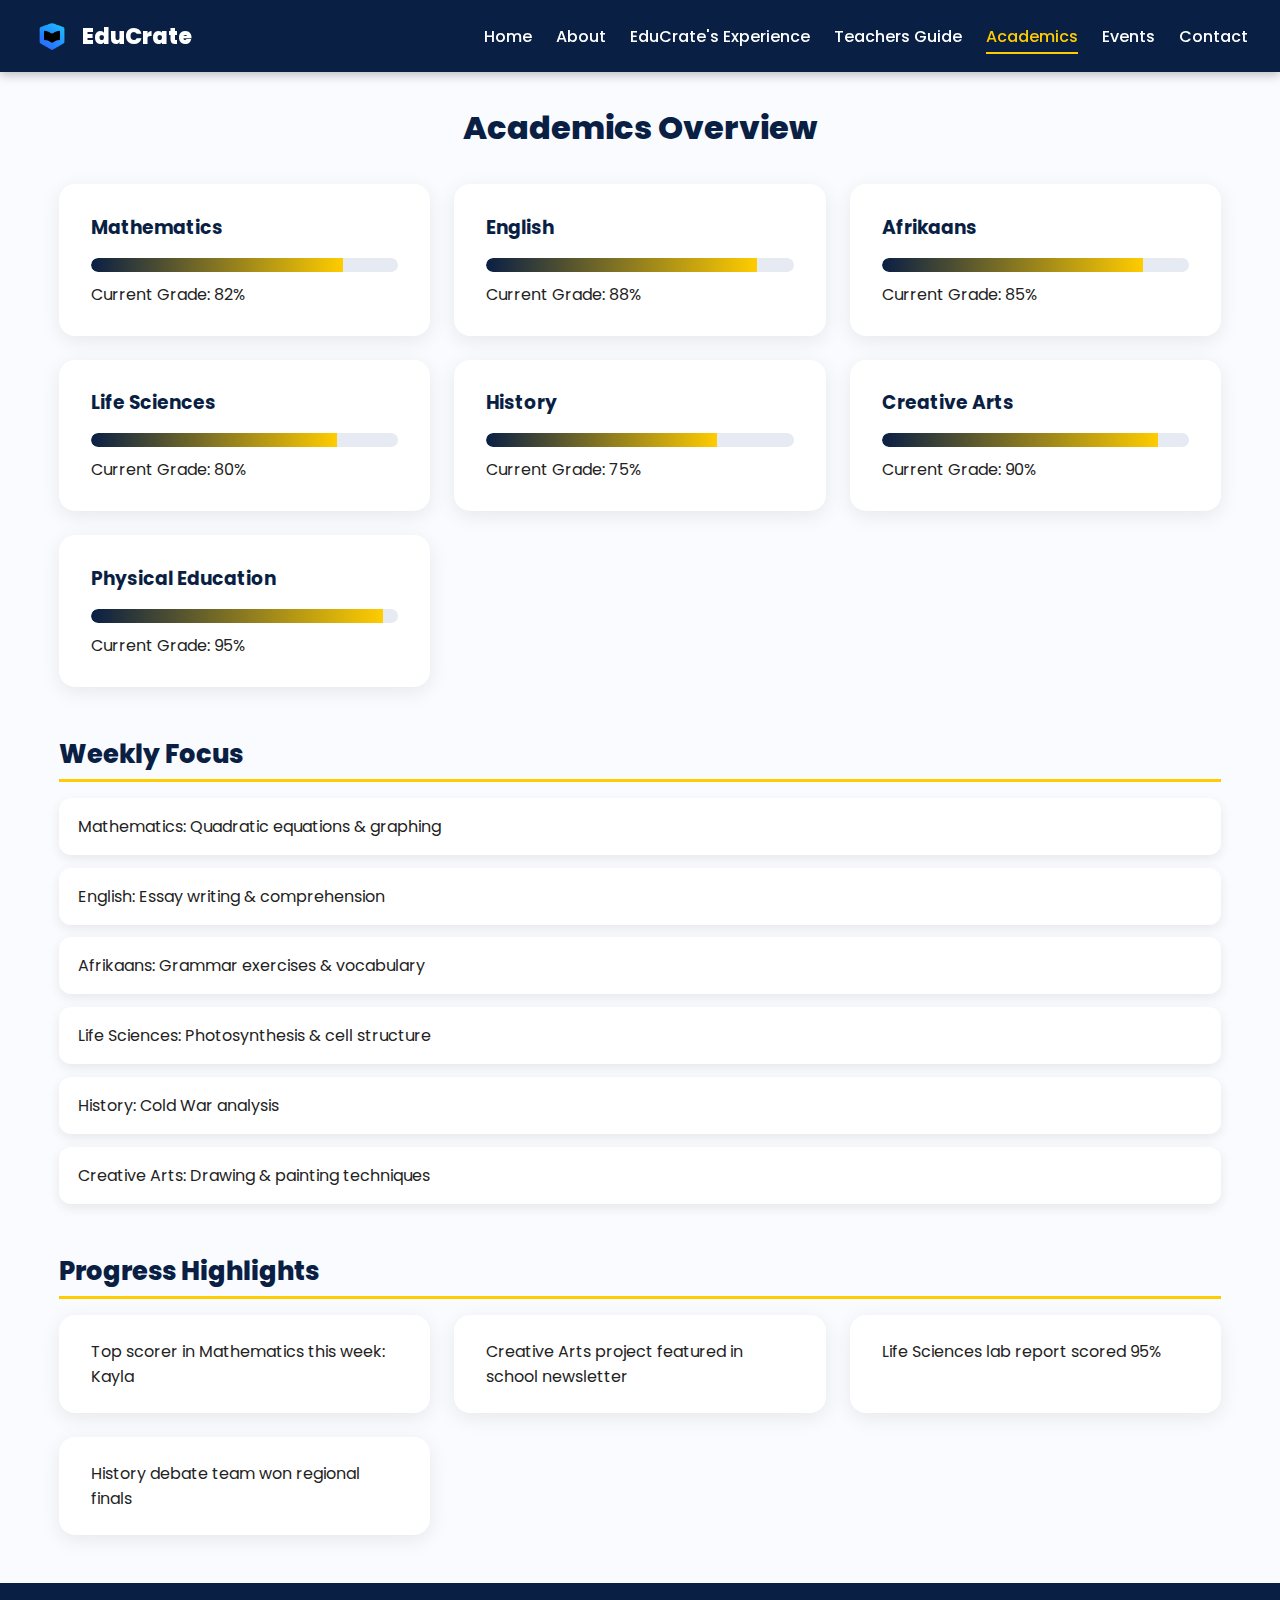
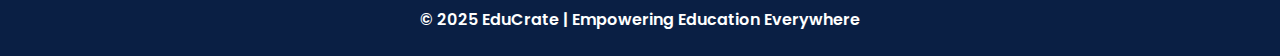
<file: academics.html>
<!DOCTYPE html>
<html lang="en">
<head>
  <meta charset="UTF-8" />
  <meta name="viewport" content="width=device-width, initial-scale=1.0" />
  <title>Academics | EduCrate</title>
  <link rel="stylesheet" href="styles/academics.css" />
  <link rel="preconnect" href="https://fonts.googleapis.com" />
  <link rel="preconnect" href="https://fonts.gstatic.com" crossorigin />
  <link href="https://fonts.googleapis.com/css2?family=Poppins:wght@400;600;700&display=swap" rel="stylesheet" />
</head>
<body>
  <!-- Navbar -->
  <header class="navbar">
    <div class="logo">
      <img src="images/eedu.png" alt="EduCrate Logo" />
      <span>EduCrate</span>
    </div>
    <nav class="nav-links">
      <a href="index.html">Home</a>
      <a href="about.html">About</a>
      <a href="experience.html">EduCrate's Experience</a>
      <a href="teachers-guide.html">Teachers Guide</a>
      <a href="academics.html" class="active">Academics</a>
      <a href="events.html">Events</a>
      <a href="contact.html">Contact</a>
    </nav>
  </header>

  <!-- Main Content -->
  <main class="academics-main">
    <h1>Academics Overview</h1>

    <!-- Subject Cards -->
    <section class="subject-cards">
      <!-- JS will populate subjects here -->
    </section>

    <!-- Weekly Focus -->
    <section class="weekly-focus">
      <h2>Weekly Focus</h2>
      <ul class="weekly-focus-list"></ul>
    </section>

    <!-- Progress & Highlights -->
    <section class="academic-highlights">
      <h2>Progress Highlights</h2>
      <div class="highlights-container">
        <!-- JS will populate highlights -->
      </div>
    </section>
  </main>

  <!-- Footer -->
  <footer class="footer">
    <p>&copy; 2025 EduCrate | Empowering Education Everywhere</p>
  </footer>

  <script src="scripts/academics.js"></script>
</body>
</html>
</file>
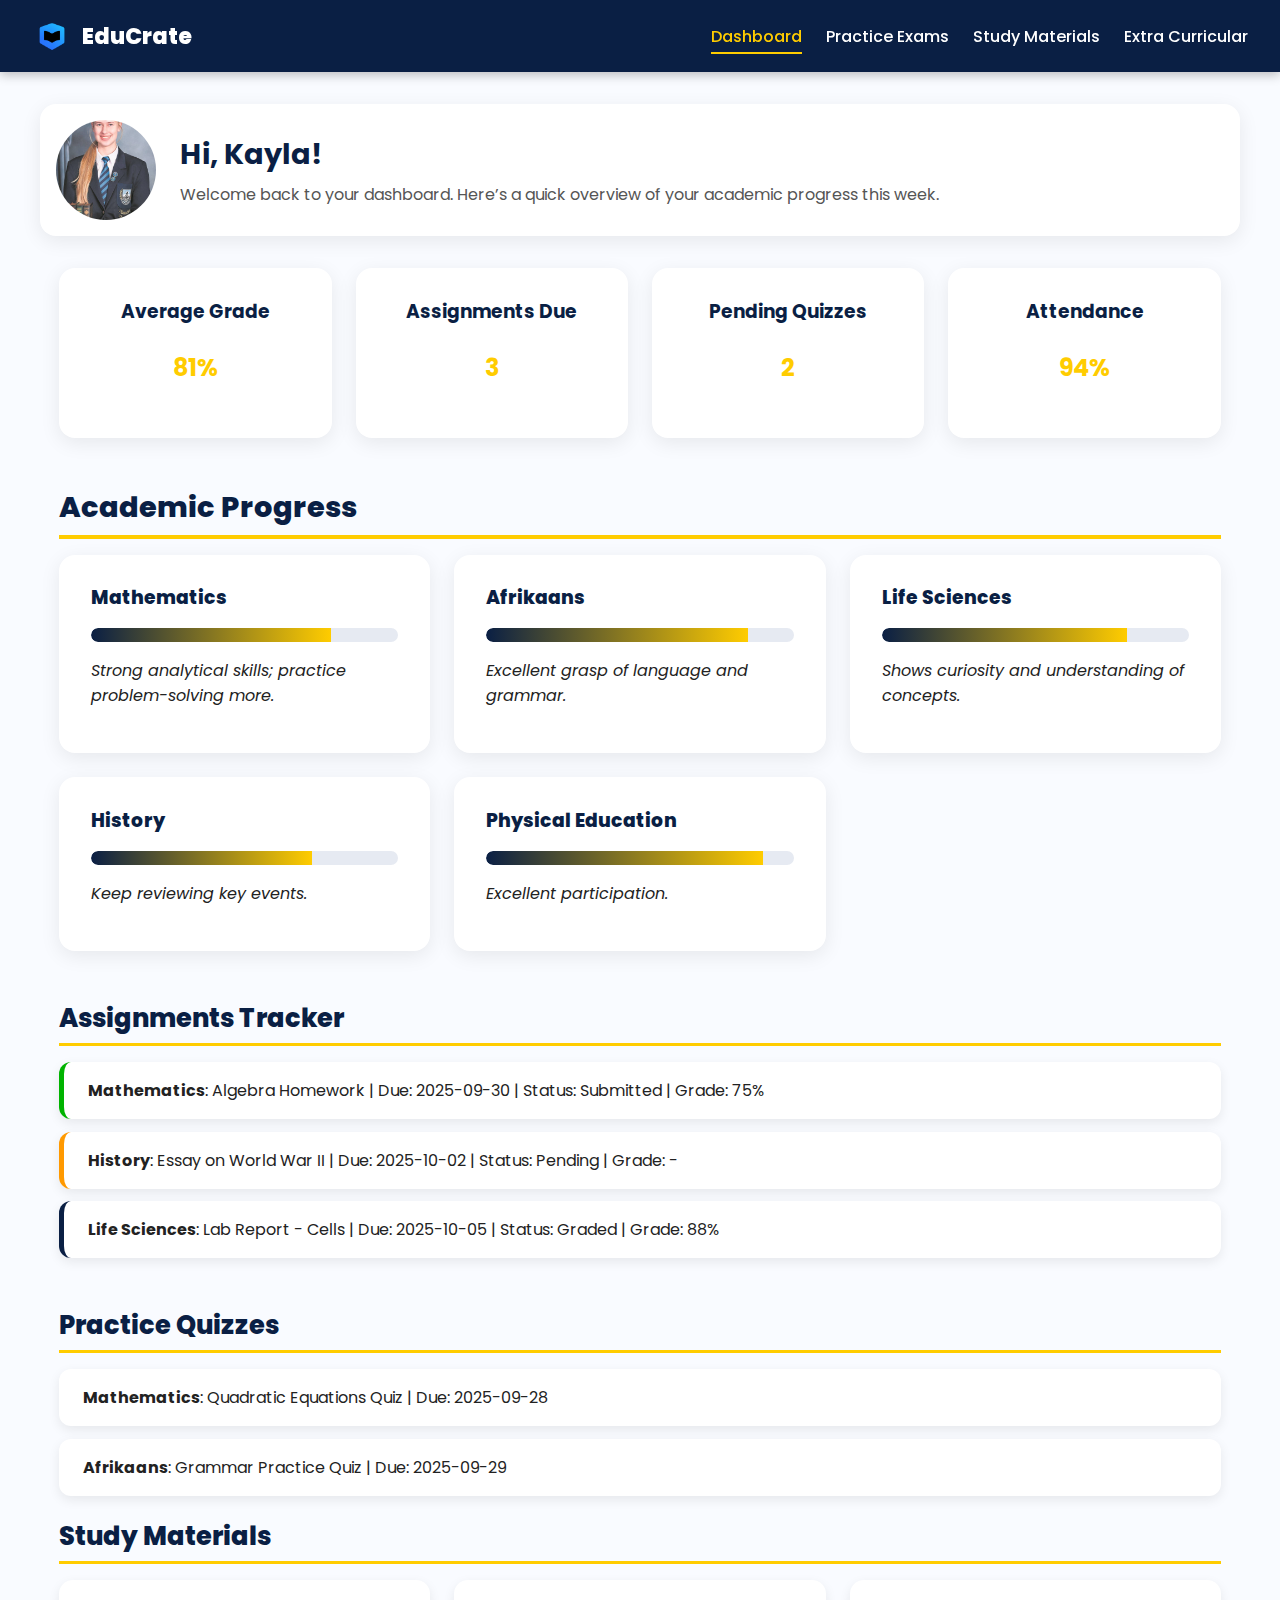
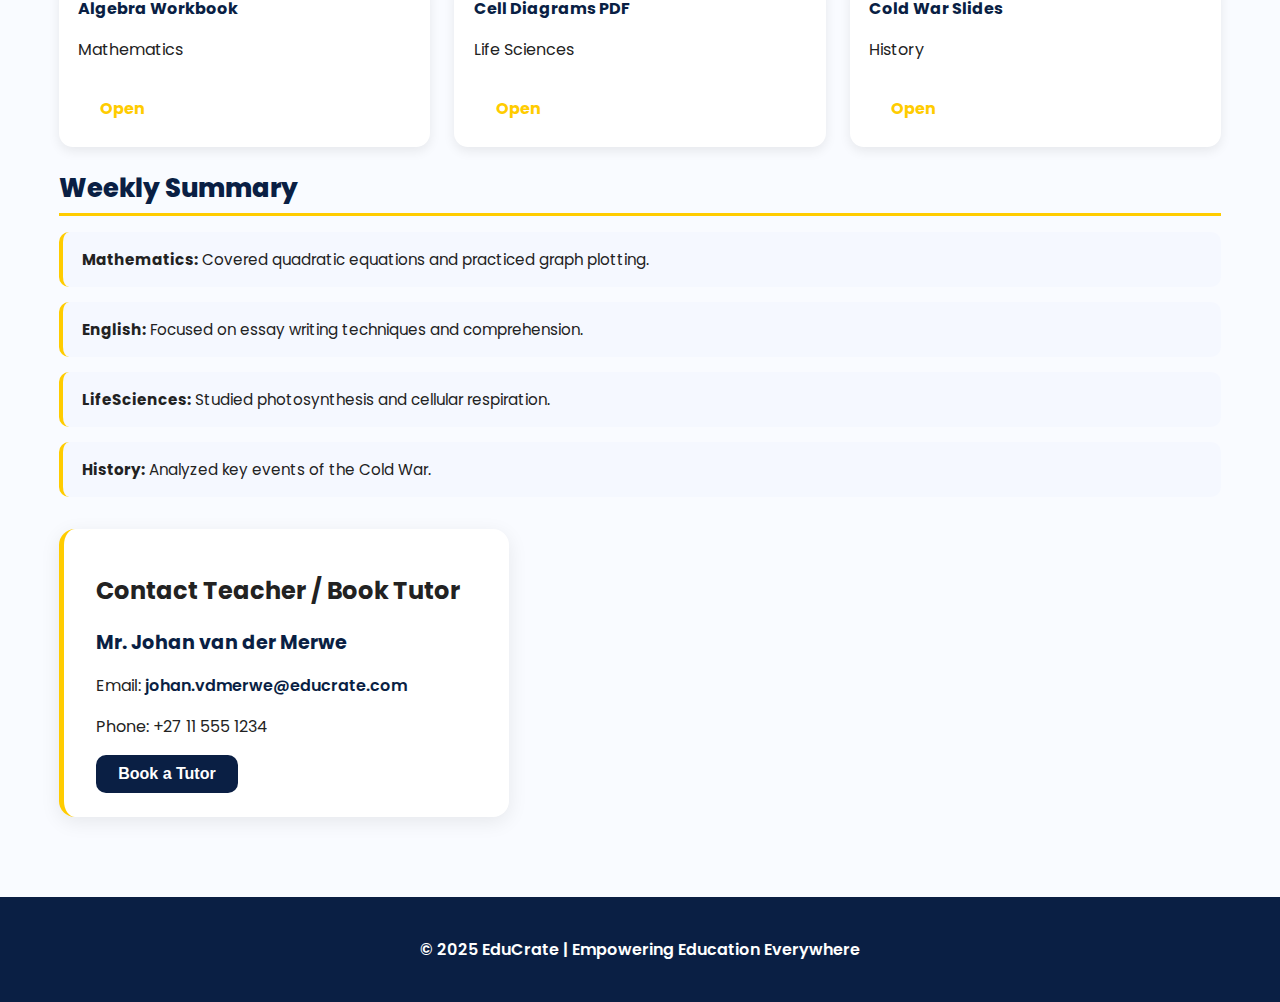
<file: dashboard.html>
<!DOCTYPE html>
<html lang="en">
<head>
  <meta charset="UTF-8" />
  <meta name="viewport" content="width=device-width, initial-scale=1.0" />
  <title>Kayla’s Dashboard | EduCrate</title>
  <link rel="stylesheet" href="styles/dashboard.css" />
  <link rel="preconnect" href="https://fonts.googleapis.com" />
  <link rel="preconnect" href="https://fonts.gstatic.com" crossorigin />
  <link href="https://fonts.googleapis.com/css2?family=Poppins:wght@400;600;700&display=swap" rel="stylesheet" />
</head>
<body>
  <!-- Navbar -->
  <header class="navbar">
    <div class="logo">
      <img src="images/eedu.png" alt="EduCrate Logo" />
      <span>EduCrate</span>
    </div>
    <nav class="nav-links">
      <a href="student-dashboard.html" class="active">Dashboard</a>
      <a href="practice-quizzes.html">Practice Exams</a>
      <a href="materials.html">Study Materials</a>
      <a href="contact.html">Extra Curricular</a>
    </nav>
  </header>

  <!-- Profile Header -->
  <section class="profile-header">
    <img src="images/kayla.jpg" alt="Kayla Profile" class="profile-pic" />
    <div class="profile-info">
      <h1>Hi, Kayla!</h1>
      <p>Welcome back to your dashboard. Here’s a quick overview of your academic progress this week.</p>
    </div>
  </section>

  <!-- Dashboard Overview -->
  <main class="dashboard-main">
    <section class="overview-cards">
      <div class="card">
        <h3>Average Grade</h3>
        <p id="avg-grade">-</p>
      </div>
      <div class="card">
        <h3>Assignments Due</h3>
        <p id="assignments-due">-</p>
      </div>
      <div class="card">
        <h3>Pending Quizzes</h3>
        <p id="quizzes-due">-</p>
      </div>
      <div class="card">
        <h3>Attendance</h3>
        <p id="attendance">-</p>
      </div>
    </section>

    <!-- Academic Progress -->
    <section class="academic-progress">
      <h2>Academic Progress</h2>
      <div class="progress-cards"></div>
    </section>

    <!-- Assignments & Quizzes -->
    <section class="trackers">
      <div class="assignments">
        <h2>Assignments Tracker</h2>
        <ul class="assignments-list"></ul>
      </div>
      <div class="quizzes">
        <h2>Practice Quizzes</h2>
        <ul class="quizzes-list"></ul>
      </div>
    </section>

    <!-- Study Materials -->
    <section class="study-materials">
      <h2>Study Materials</h2>
      <div class="materials-grid"></div>
    </section>

    <!-- Weekly Summary -->
    <section class="weekly-summary-section">
      <h2>Weekly Summary</h2>
      <div class="weekly-summary"></div>
    </section>

    <!-- Teacher Contact / Book Tutor -->
    <section class="teacher-contact">
      <h2>Contact Teacher / Book Tutor</h2>
      <div class="teacher-card">
        <p><strong>Mr. Johan van der Merwe</strong></p>
        <p>Email: <a href="mailto:johan.vdmerwe@educrate.com">johan.vdmerwe@educrate.com</a></p>
        <p>Phone: +27 11 555 1234</p>
        <button class="btn filled" id="book-tutor">Book a Tutor</button>
      </div>
    </section>
  </main>

  <!-- Footer -->
  <footer class="footer">
    <p>&copy; 2025 EduCrate | Empowering Education Everywhere</p>
  </footer>

  <script src="scripts/dashboard.js"></script>
</body>
</html>
</file>
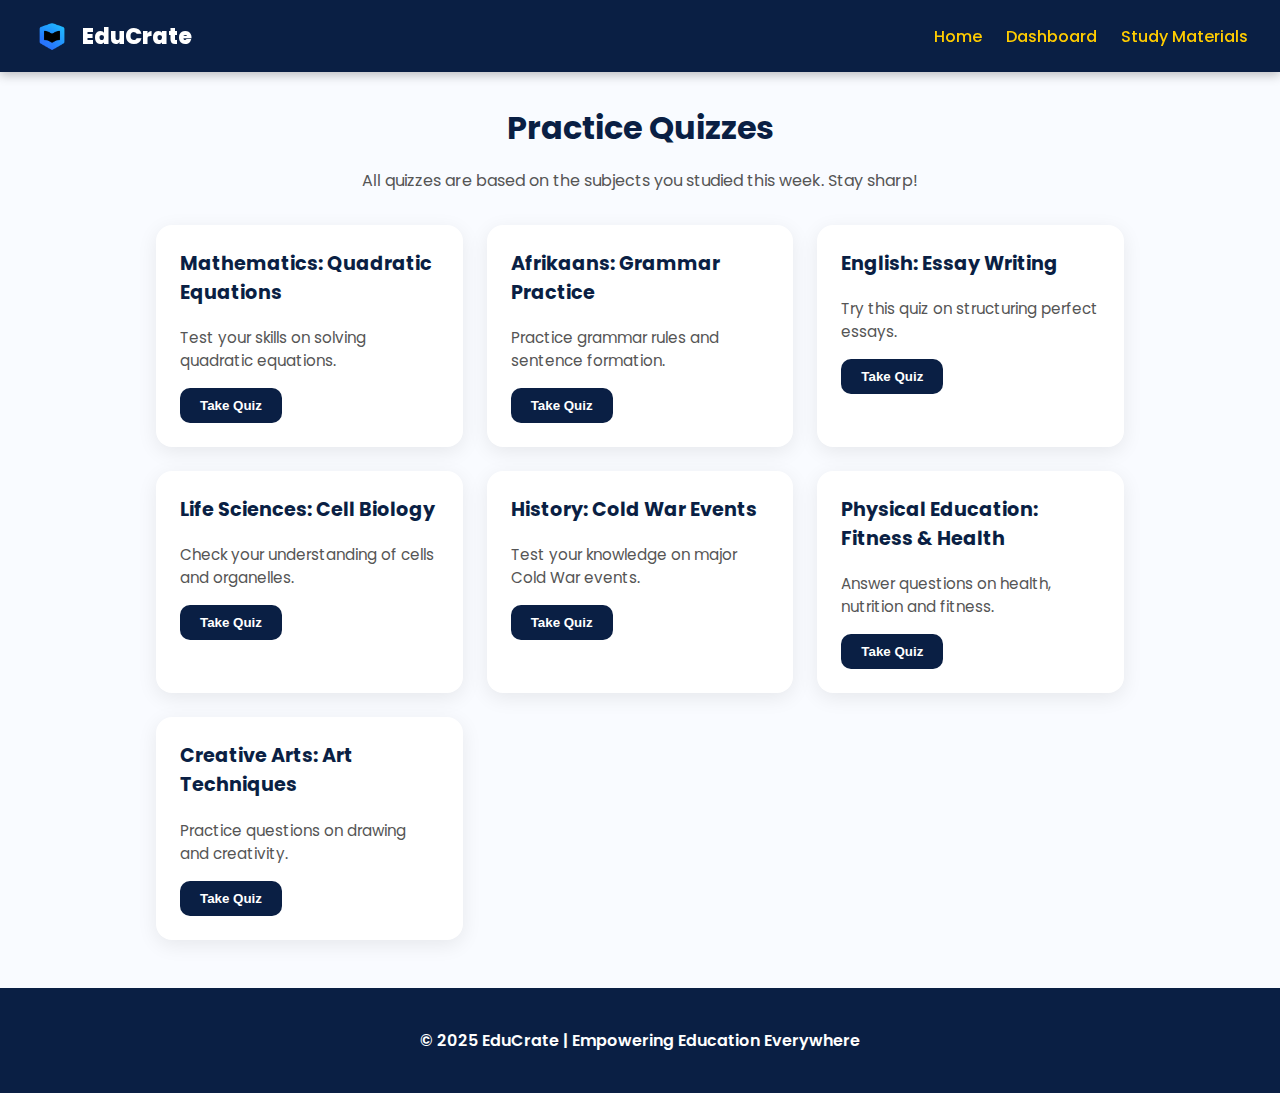
<file: practice-quizzes.html>
<!DOCTYPE html>
<html lang="en">
<head>
  <meta charset="UTF-8" />
  <meta name="viewport" content="width=device-width, initial-scale=1.0" />
  <title>Practice Quizzes | EduCrate</title>
  <link rel="stylesheet" href="styles/practice-quizzes.css" />
  <link rel="preconnect" href="https://fonts.googleapis.com" />
  <link rel="preconnect" href="https://fonts.gstatic.com" crossorigin />
  <link href="https://fonts.googleapis.com/css2?family=Poppins:wght@400;600;700&display=swap" rel="stylesheet" />
</head>
<body>
  <!-- Navbar -->
  <header class="navbar">
    <div class="logo">
      <img src="images/eedu.png" alt="EduCrate Logo" />
      <span>EduCrate</span>
    </div>
    <nav class="nav-links">
      <a href="index.html">Home</a>
      <a href="dashboard.html">Dashboard</a>
      <a href="study-materials.html">Study Materials</a>
    </nav>
  </header>

  <main class="quizzes-main">
    <h1>Practice Quizzes</h1>
    <p class="subheading">All quizzes are based on the subjects you studied this week. Stay sharp!</p>
    <div class="quizzes-container">
      <!-- JS will populate quizzes here -->
    </div>
  </main>

  <footer class="footer">
    <p>&copy; 2025 EduCrate | Empowering Education Everywhere</p>
  </footer>

  <script src="scripts/practice-quizzes.js"></script>
</body>
</html>
</file>
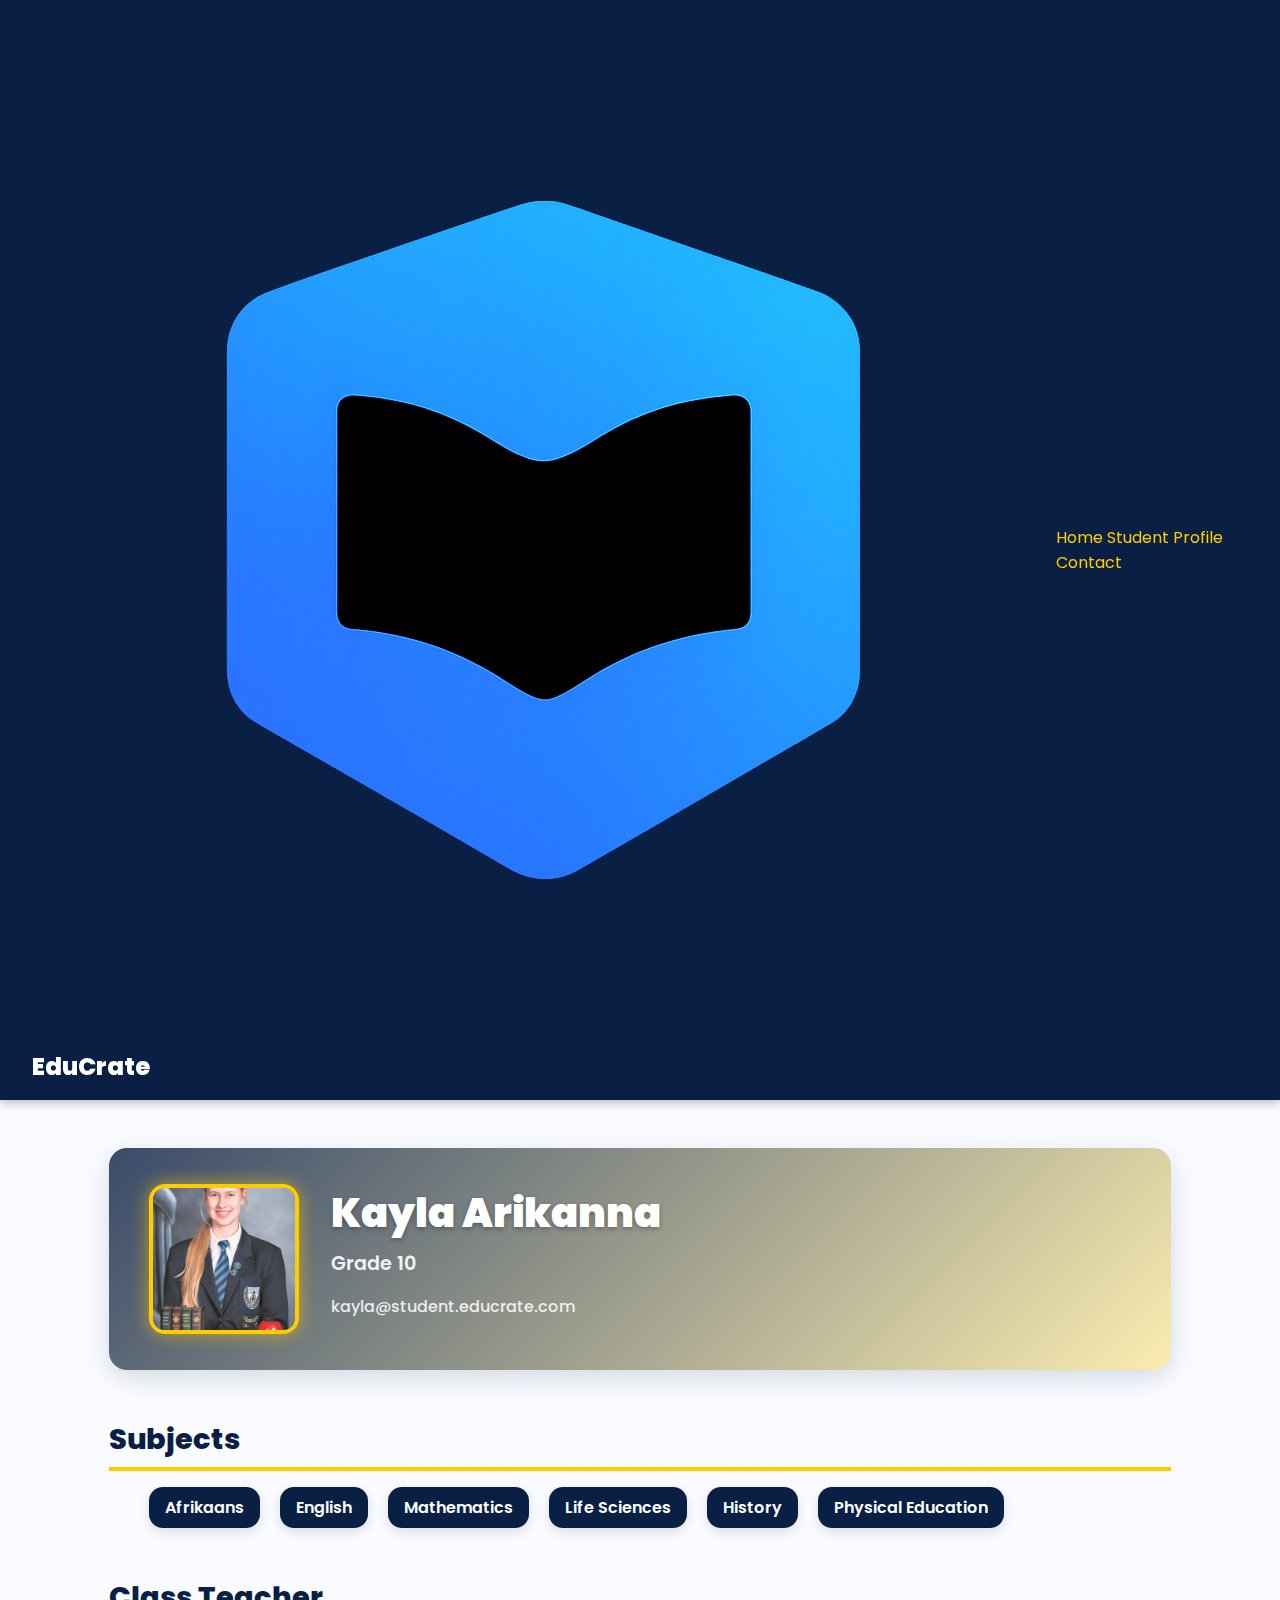
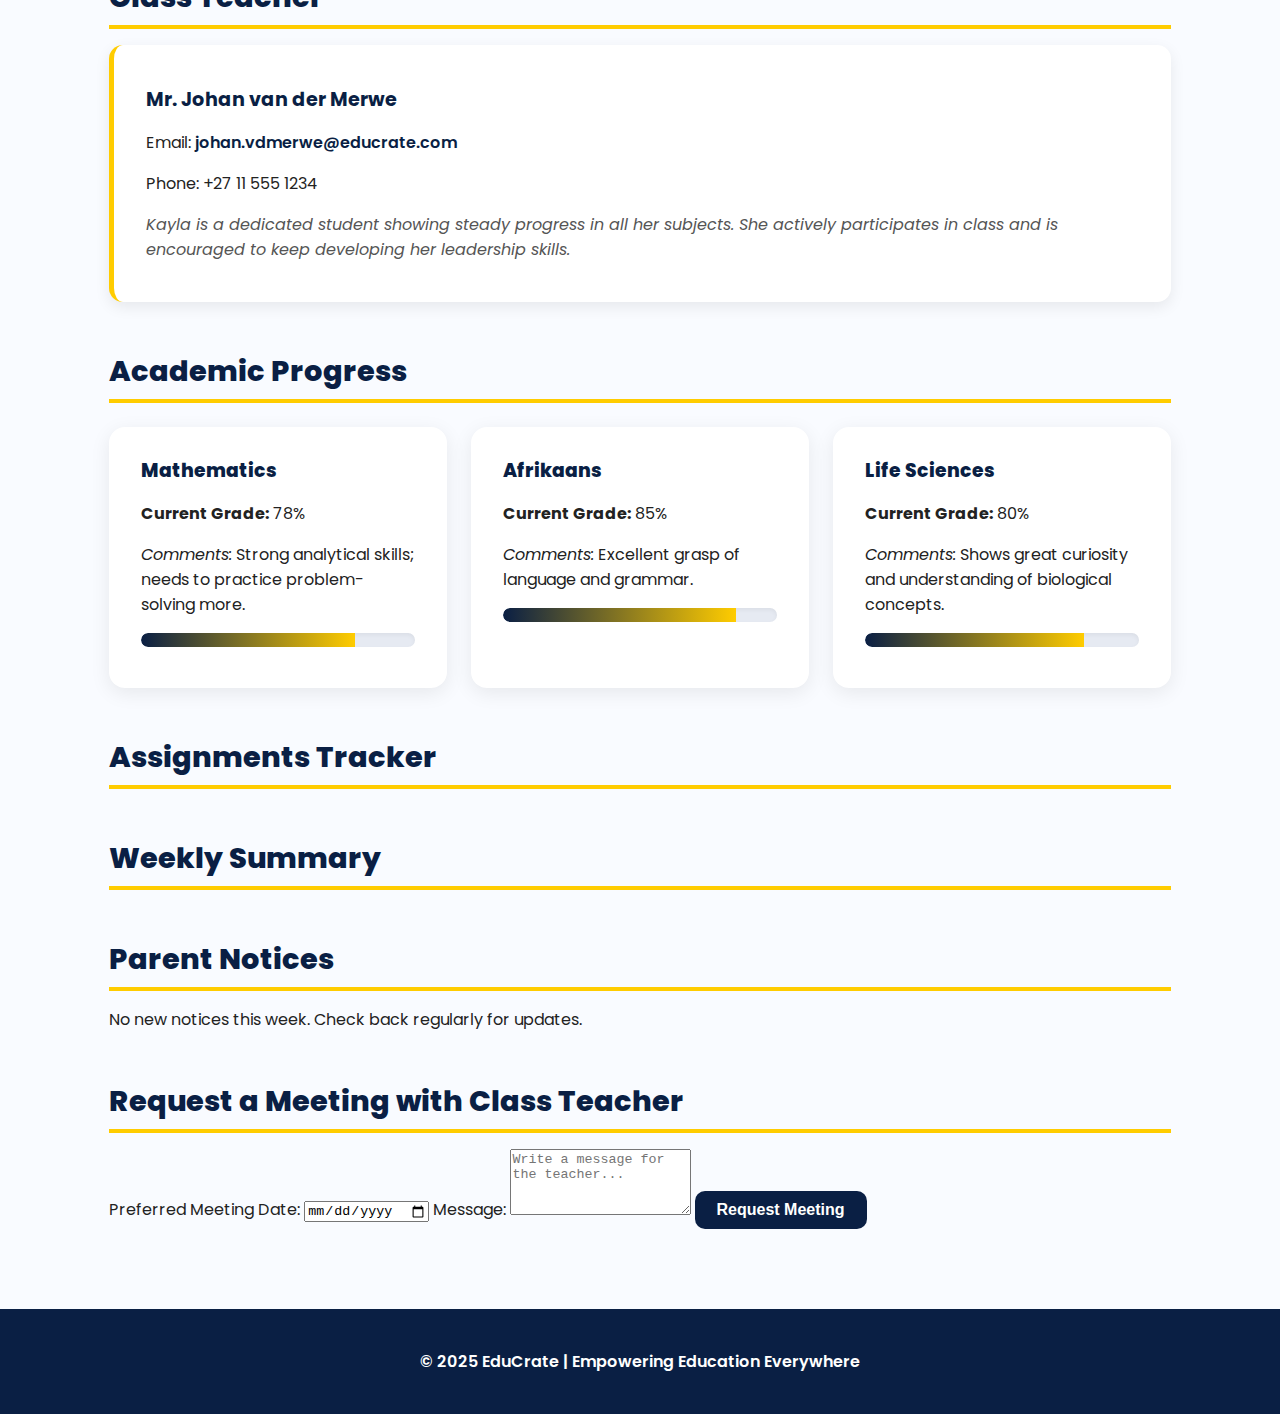
<file: profile.html>
<!DOCTYPE html>
<html lang="en">
<head>
  <meta charset="UTF-8" />
  <meta name="viewport" content="width=device-width, initial-scale=1" />
  <title>Kayla Arikanna - Student Profile | EduCrate</title>
  <link rel="stylesheet" href="styles/profile.css" />
  <link rel="preconnect" href="https://fonts.googleapis.com" />
  <link rel="preconnect" href="https://fonts.gstatic.com" crossorigin />
  <link href="https://fonts.googleapis.com/css2?family=Poppins:wght@400;600;700&display=swap" rel="stylesheet" />
</head>
<body>
  <!-- Navbar -->
  <header class="navbar">
    <div class="logo">
      <img src="images/eedu.png" alt="EduCrate Logo" />
      <span>EduCrate</span>
    </div>
    <nav class="nav-links">
      <a href="index.html">Home</a>
      <a href="#" class="active">Student Profile</a>
      <a href="contact.html">Contact</a>
    </nav>
  </header>

  <!-- Profile Main -->
  <main class="profile-main">
    <!-- Profile Header -->
    <section class="profile-header">
      <img src="images/kayla.jpg" alt="Kayla Arikanna" class="profile-pic" />
      <div class="profile-info">
        <h1>Kayla Arikanna</h1>
        <p class="grade">Grade 10</p>
        <p class="email">kayla@student.educrate.com</p>
      </div>
    </section>

    <!-- Profile Details -->
    <section class="profile-details">
      <!-- Subjects -->
      <h2>Subjects</h2>
      <ul class="subjects-list">
        <li>Afrikaans</li>
        <li>English</li>
        <li>Mathematics</li>
        <li>Life Sciences</li>
        <li>History</li>
        <li>Physical Education</li>
      </ul>

      <!-- Teacher Contact -->
      <h2>Class Teacher</h2>
      <div class="teacher-contact">
        <p><strong>Mr. Johan van der Merwe</strong></p>
        <p>Email: <a href="mailto:johan.vdmerwe@educrate.com">johan.vdmerwe@educrate.com</a></p>
        <p>Phone: +27 11 555 1234</p>
        <p class="teacher-note">
          Kayla is a dedicated student showing steady progress in all her subjects. She actively participates in class and is encouraged to keep developing her leadership skills.
        </p>
      </div>

      <!-- Academic Progress -->
      <h2>Academic Progress</h2>
      <div class="progress-cards">
        <div class="progress-card">
          <h3>Mathematics</h3>
          <p><strong>Current Grade:</strong> 78%</p>
          <p><em>Comments:</em> Strong analytical skills; needs to practice problem-solving more.</p>
          <div class="progress-bar">
            <div class="progress-bar-fill" data-grade="78"></div>
          </div>
        </div>
        <div class="progress-card">
          <h3>Afrikaans</h3>
          <p><strong>Current Grade:</strong> 85%</p>
          <p><em>Comments:</em> Excellent grasp of language and grammar.</p>
          <div class="progress-bar">
            <div class="progress-bar-fill" data-grade="85"></div>
          </div>
        </div>
        <div class="progress-card">
          <h3>Life Sciences</h3>
          <p><strong>Current Grade:</strong> 80%</p>
          <p><em>Comments:</em> Shows great curiosity and understanding of biological concepts.</p>
          <div class="progress-bar">
            <div class="progress-bar-fill" data-grade="80"></div>
          </div>
        </div>
      </div>

      <!-- Assignment Tracker -->
      <h2>Assignments Tracker</h2>
      <ul class="assignments-list">
        <!-- JS will populate assignments -->
      </ul>

      <!-- Weekly Summary -->
      <h2>Weekly Summary</h2>
      <div class="weekly-summary">
        <!-- JS will populate weekly summary -->
      </div>

      <!-- Parent Notices -->
      <h2>Parent Notices</h2>
      <div class="parent-notices">
        <p>No new notices this week. Check back regularly for updates.</p>
      </div>

      <!-- Meeting Form -->
      <h2>Request a Meeting with Class Teacher</h2>
      <form class="meeting-form" action="#" method="POST">
        <label for="meeting-date">Preferred Meeting Date:</label>
        <input type="date" id="meeting-date" name="meeting-date" required />

        <label for="meeting-message">Message:</label>
        <textarea id="meeting-message" name="meeting-message" rows="4" placeholder="Write a message for the teacher..." required></textarea>

        <button type="submit" class="btn filled">Request Meeting</button>
      </form>
    </section>
  </main>

  <!-- Footer -->
  <footer class="footer">
    <p>&copy; 2025 EduCrate | Empowering Education Everywhere</p>
  </footer>

  <script src="scripts/profile.js"></script>
</body>
</html>
</file>
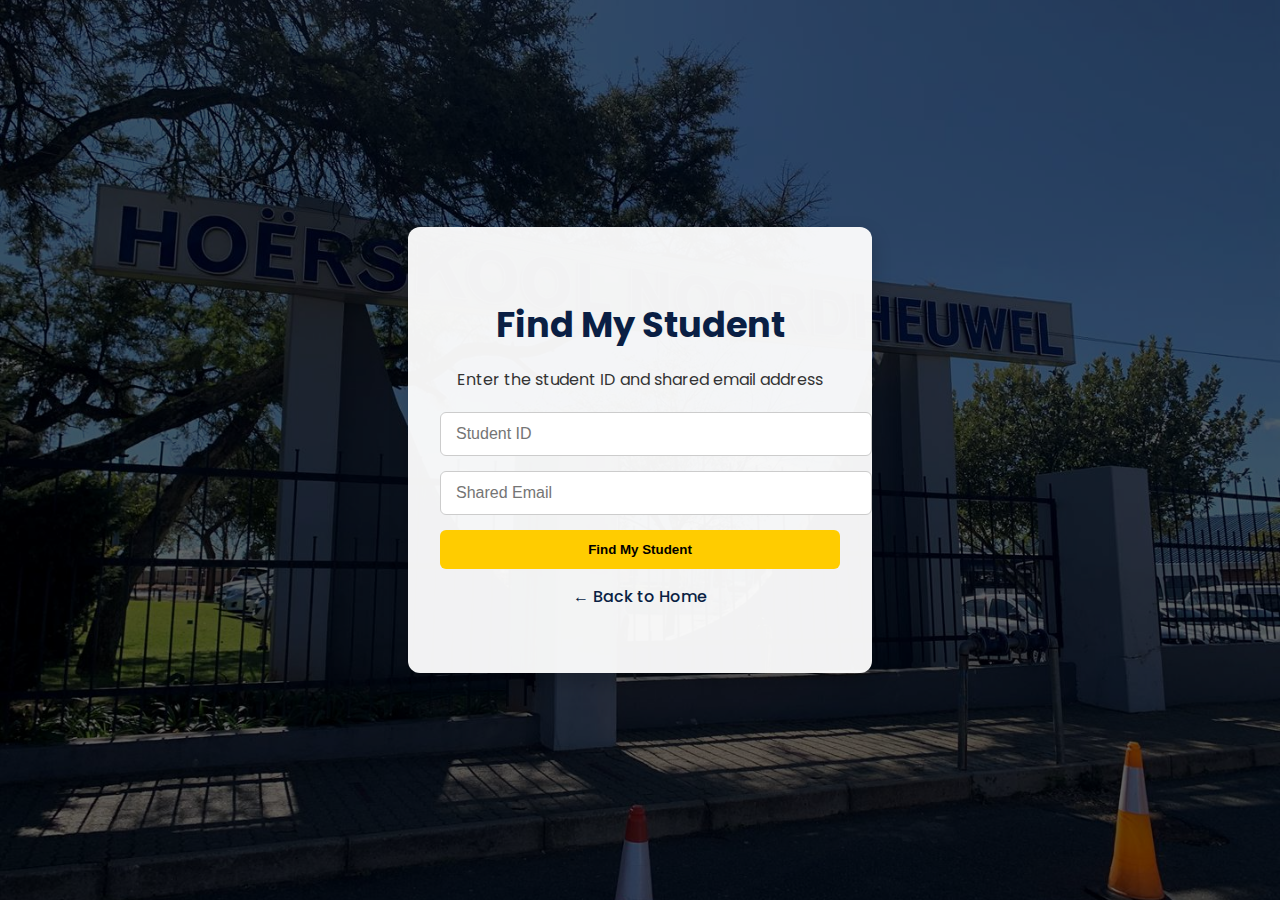
<file: student-login.html>
<!DOCTYPE html>
<html lang="en">
<head>
  <meta charset="UTF-8" />
  <meta name="viewport" content="width=device-width, initial-scale=1.0" />
  <title>Find My Student | EduCrate</title>
  <link rel="stylesheet" href="styles/student-login.css" />
  <link rel="preconnect" href="https://fonts.googleapis.com" />
  <link rel="preconnect" href="https://fonts.gstatic.com" crossorigin />
  <link href="https://fonts.googleapis.com/css2?family=Poppins:wght@400;600;700&display=swap" rel="stylesheet" />
</head>
<body>
  <!-- Hero / Login Section -->
  <section class="login-hero">
    <div class="overlay"></div>
    <div class="login-container">
      <h1>Find My Student</h1>
      <p class="subtitle">Enter the student ID and shared email address</p>
      <form id="loginForm" novalidate>
        <input type="text" name="studentId" placeholder="Student ID" required />
        <input type="email" name="email" placeholder="Shared Email" required />
        <button type="submit" class="btn filled">Find My Student</button>
      </form>
      <p class="back-link"><a href="index.html">← Back to Home</a></p>
    </div>
  </section>

  <script src="scripts/student-login.js"></script>
</body>
</html>
</file>
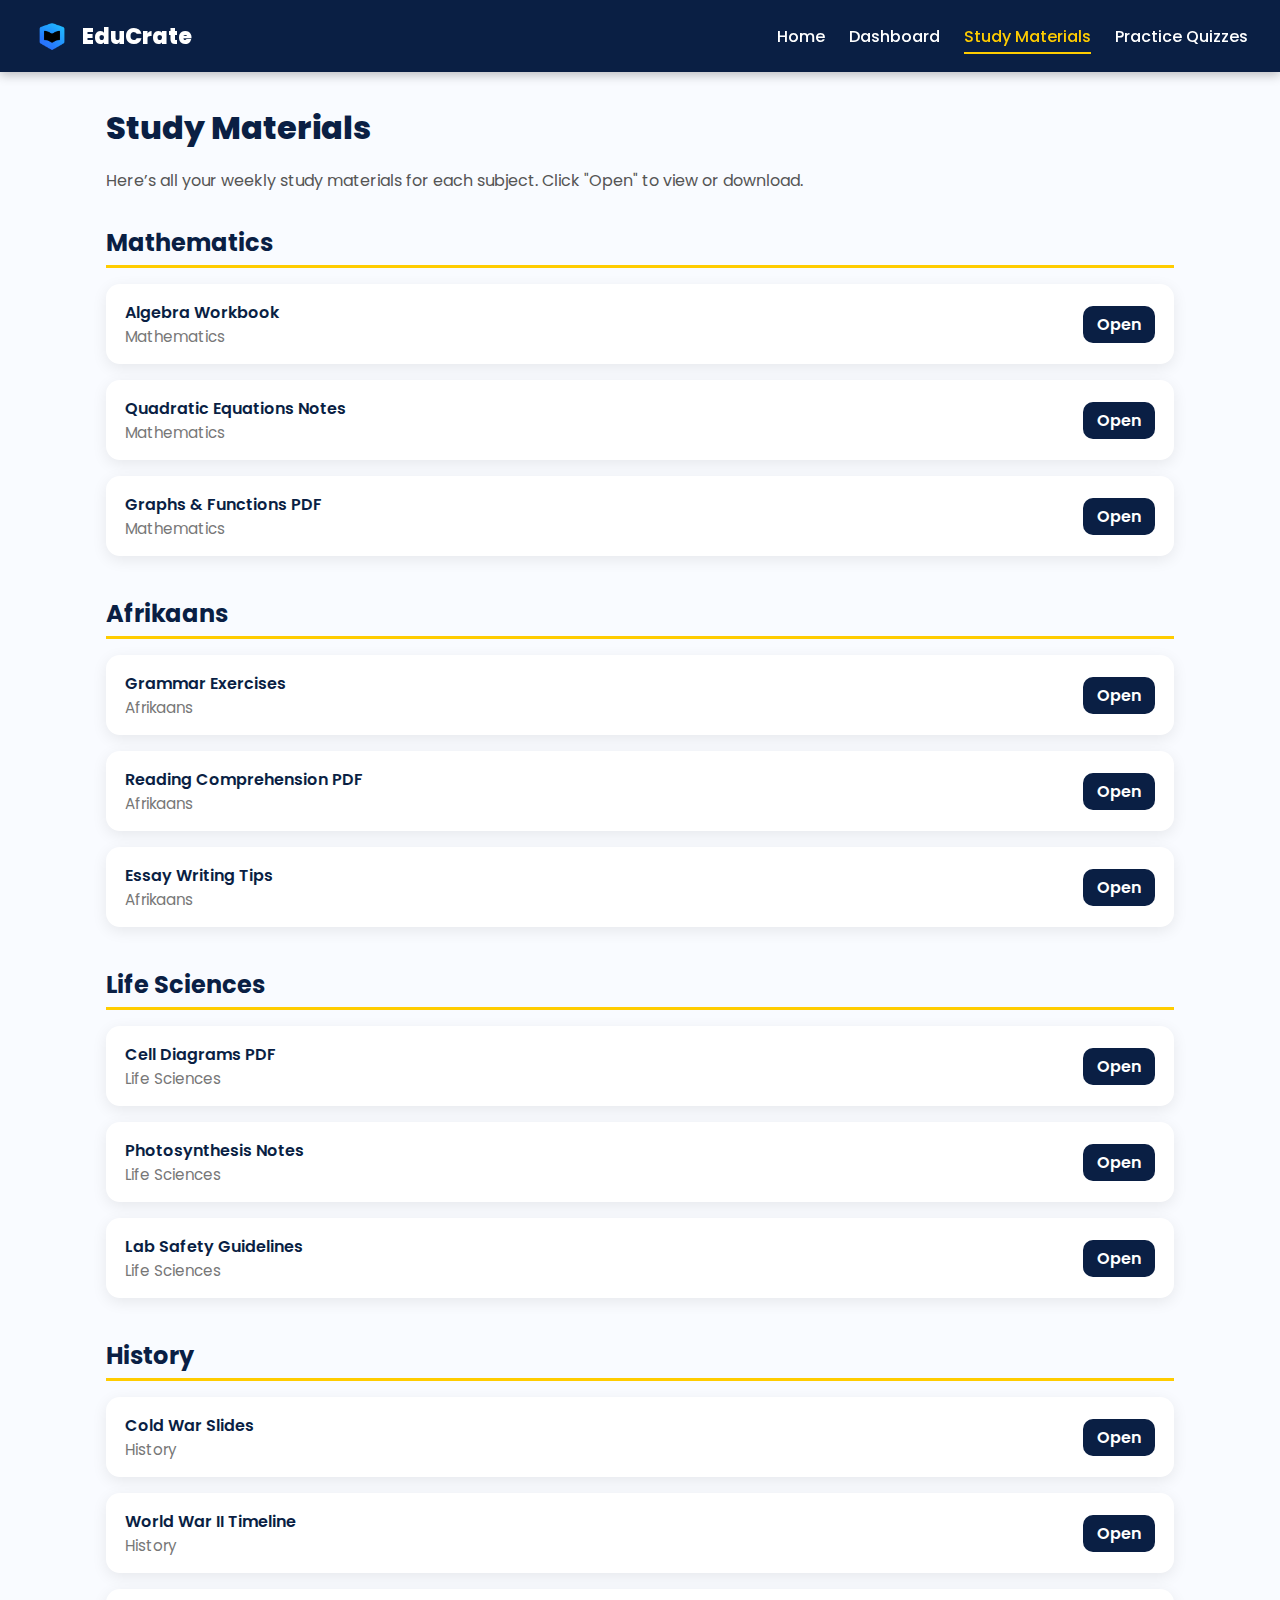
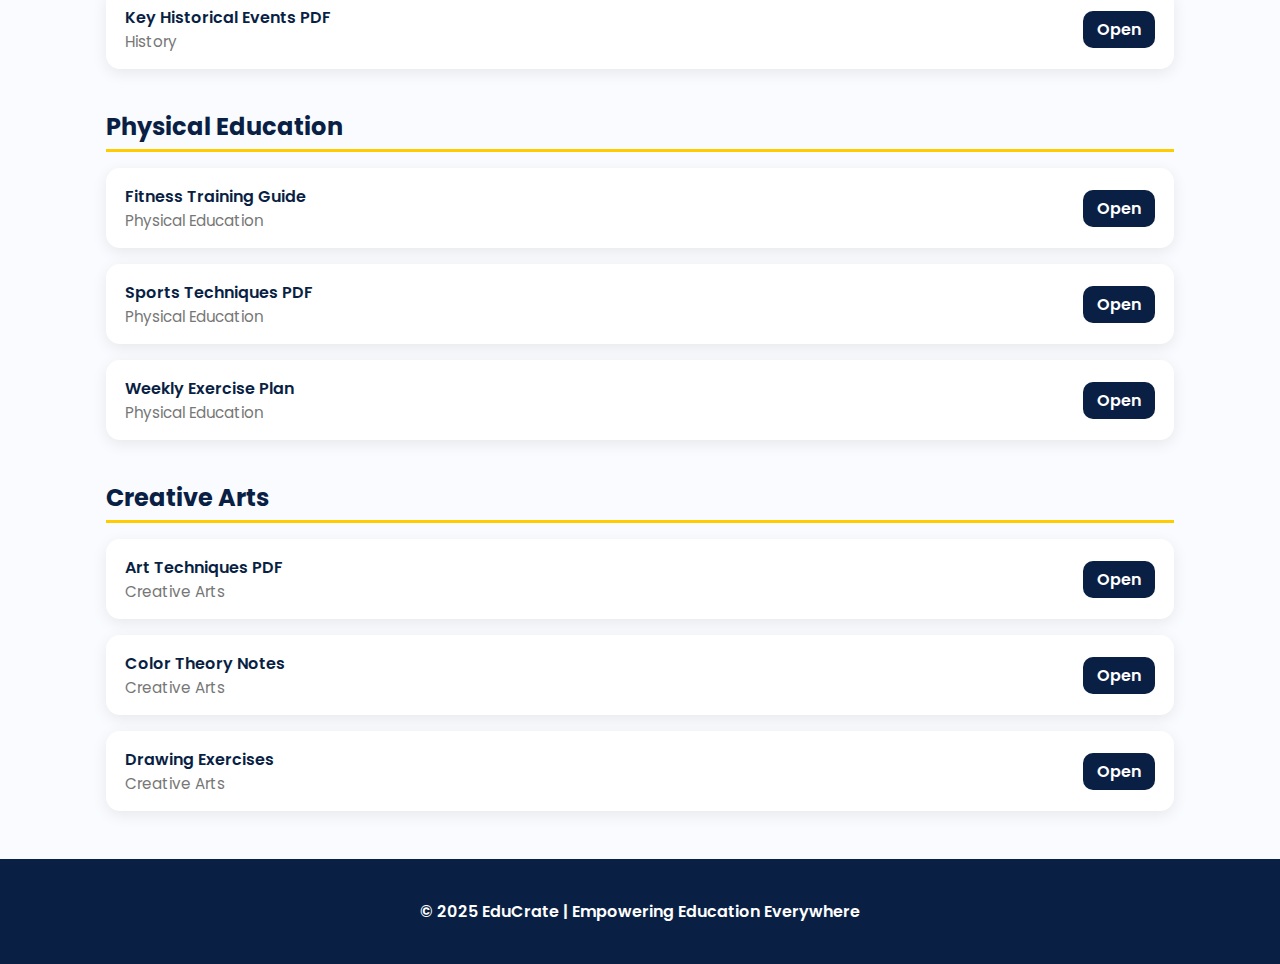
<file: study-materials.html>
<!DOCTYPE html>
<html lang="en">
<head>
  <meta charset="UTF-8" />
  <meta name="viewport" content="width=device-width, initial-scale=1.0" />
  <title>Study Materials | EduCrate</title>
  <link rel="stylesheet" href="styles/study-materials.css" />
  <link rel="preconnect" href="https://fonts.googleapis.com" />
  <link rel="preconnect" href="https://fonts.gstatic.com" crossorigin />
  <link href="https://fonts.googleapis.com/css2?family=Poppins:wght@400;600;700&display=swap" rel="stylesheet" />
</head>
<body>
  <!-- Navbar -->
  <header class="navbar">
    <div class="logo">
      <img src="images/eedu.png" alt="EduCrate Logo" />
      <span>EduCrate</span>
    </div>
    <nav class="nav-links">
      <a href="index.html">Home</a>
      <a href="student-dashboard.html">Dashboard</a>
      <a href="study-materials.html" class="active">Study Materials</a>
      <a href="practice-quizzes.html">Practice Quizzes</a>
      
    </nav>
  </header>

  <!-- Study Materials Page -->
  <main class="materials-main">
    <h1>Study Materials</h1>
    <p class="intro">Here’s all your weekly study materials for each subject. Click "Open" to view or download.</p>

    <section id="materials-container">
      <!-- JS will populate stacked subject cards -->
    </section>
  </main>

  <footer class="footer">
    <p>&copy; 2025 EduCrate | Empowering Education Everywhere</p>
  </footer>

  <script src="scripts/study-materials.js"></script>
</body>
</html>
</file>
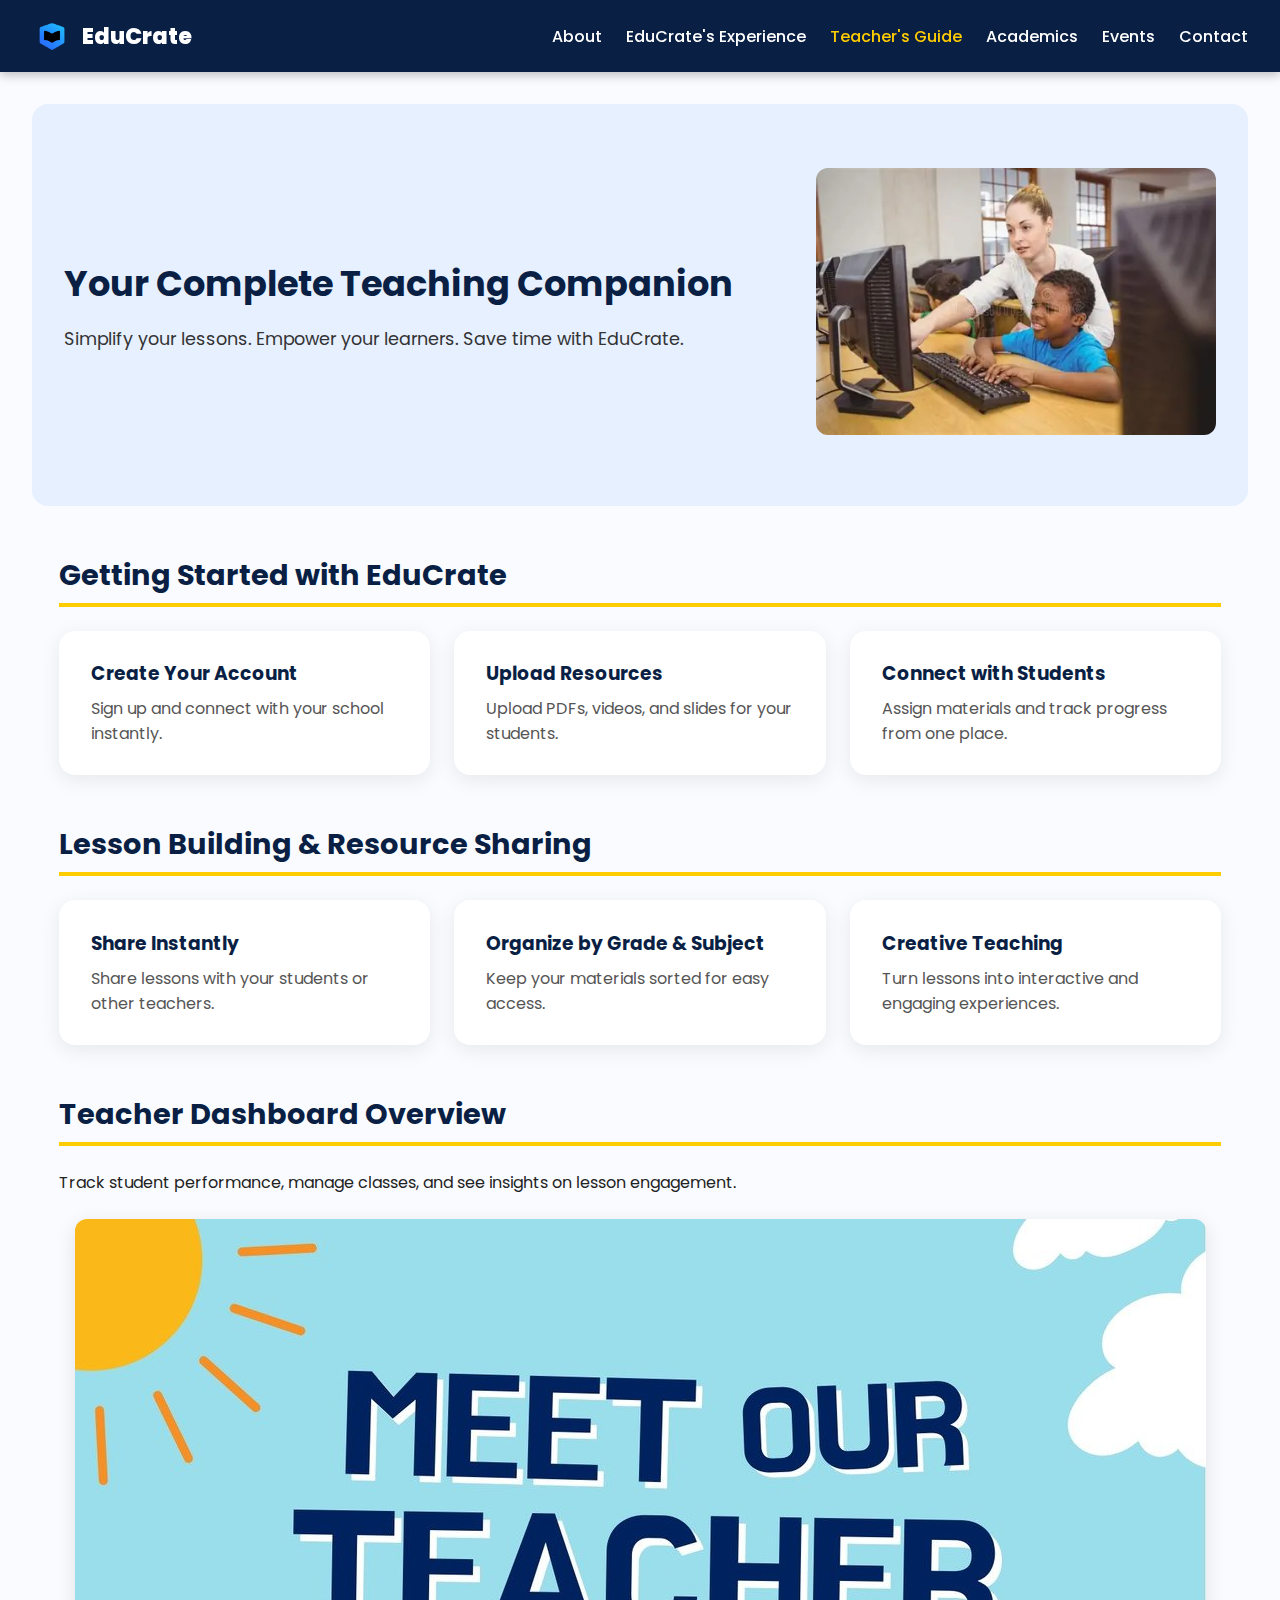
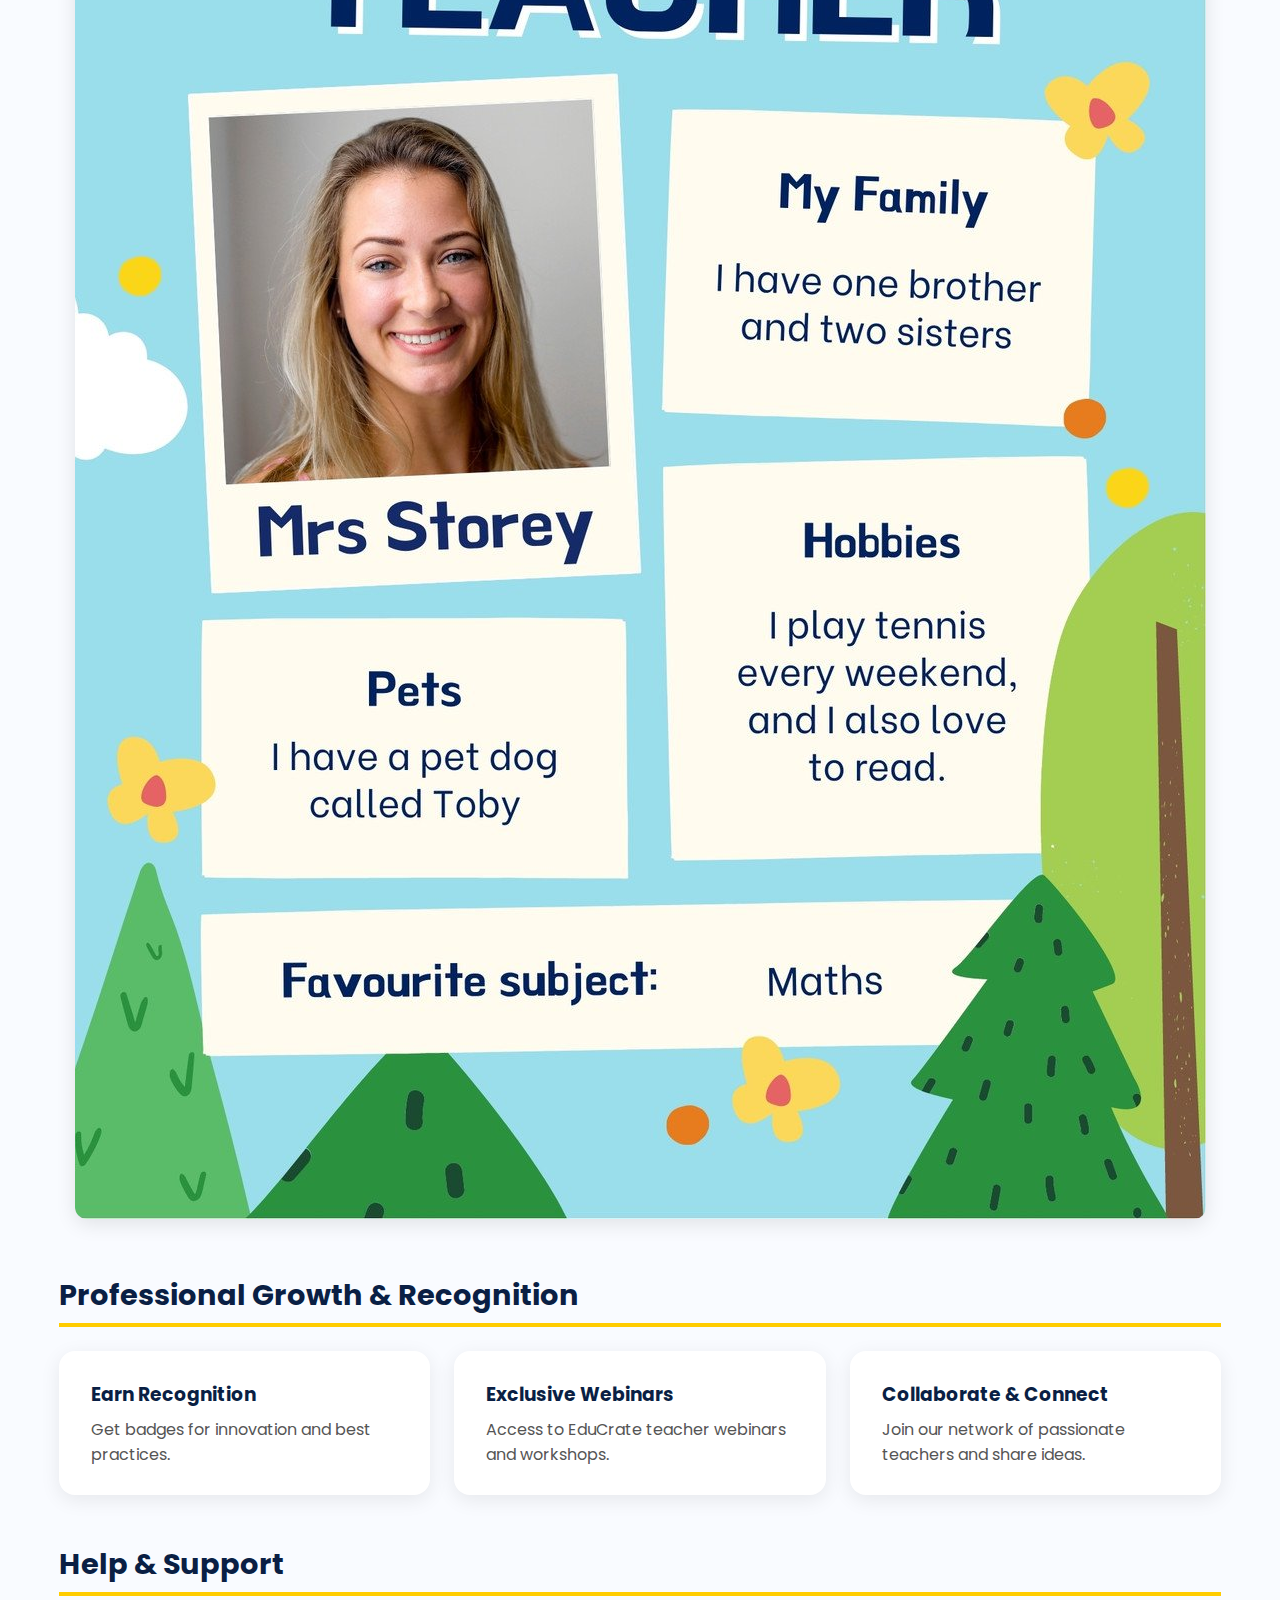
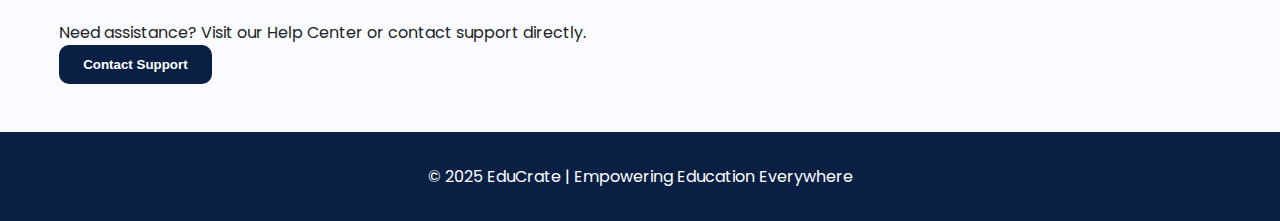
<file: teachers-guide.html>
<!DOCTYPE html>
<html lang="en">
<head>
  <meta charset="UTF-8" />
  <meta name="viewport" content="width=device-width, initial-scale=1.0" />
  <title>Teachers Guide | EduCrate</title>
  <link rel="stylesheet" href="styles/teachers-guide.css" />
  <link rel="preconnect" href="https://fonts.googleapis.com" />
  <link rel="preconnect" href="https://fonts.gstatic.com" crossorigin />
  <link href="https://fonts.googleapis.com/css2?family=Poppins:wght@400;600;700&display=swap" rel="stylesheet" />
</head>
<body>

  <!-- Navbar -->
  <header class="navbar">
    <div class="logo">
      <img src="images/eedu.png" alt="EduCrate Logo" />
      <span>EduCrate</span>
    </div>
    <nav class="nav-links">
      <a href="about.html">About</a>
      <a href="experience.html">EduCrate's Experience</a>
      <a href="teachers-guide.html" class="active">Teacher's Guide</a>
      <a href="academics.html">Academics</a>
      <a href="events.html">Events</a>
      <a href="contact.html">Contact</a>
    </nav>
  </header>

  <!-- Hero Section -->
  <section class="hero">
    <div class="hero-content">
      <h1>Your Complete Teaching Companion</h1>
      <p>Simplify your lessons. Empower your learners. Save time with EduCrate.</p>
    </div>
    <div class="hero-image">
      <img src="images/teach.webp" alt="Teacher using EduCrate" />
    </div>
  </section>

  <!-- Getting Started -->
  <section class="guide-section">
    <h2>Getting Started with EduCrate</h2>
    <div class="cards">
      <div class="card">
        <h3>Create Your Account</h3>
        <p>Sign up and connect with your school instantly.</p>
      </div>
      <div class="card">
        <h3>Upload Resources</h3>
        <p>Upload PDFs, videos, and slides for your students.</p>
      </div>
      <div class="card">
        <h3>Connect with Students</h3>
        <p>Assign materials and track progress from one place.</p>
      </div>
    </div>
  </section>

  <!-- Lesson Building & Resource Sharing -->
  <section class="guide-section">
    <h2>Lesson Building & Resource Sharing</h2>
    <div class="cards">
      <div class="card">
        <h3>Share Instantly</h3>
        <p>Share lessons with your students or other teachers.</p>
      </div>
      <div class="card">
        <h3>Organize by Grade & Subject</h3>
        <p>Keep your materials sorted for easy access.</p>
      </div>
      <div class="card">
        <h3>Creative Teaching</h3>
        <p>Turn lessons into interactive and engaging experiences.</p>
      </div>
    </div>
  </section>

  <!-- Teacher Dashboard -->
  <section class="guide-section">
    <h2>Teacher Dashboard Overview</h2>
    <p>Track student performance, manage classes, and see insights on lesson engagement.</p>
    <div class="dashboard-preview">
      <img src="images/teacher.jfif" alt="Teacher dashboard preview" />
    </div>
  </section>

  <!-- Professional Growth -->
  <section class="guide-section">
    <h2>Professional Growth & Recognition</h2>
    <div class="cards">
      <div class="card">
        <h3>Earn Recognition</h3>
        <p>Get badges for innovation and best practices.</p>
      </div>
      <div class="card">
        <h3>Exclusive Webinars</h3>
        <p>Access to EduCrate teacher webinars and workshops.</p>
      </div>
      <div class="card">
        <h3>Collaborate & Connect</h3>
        <p>Join our network of passionate teachers and share ideas.</p>
      </div>
    </div>
  </section>

  <!-- Help & Support -->
  <section class="guide-section">
    <h2>Help & Support</h2>
    <p>Need assistance? Visit our Help Center or contact support directly.</p>
    <button class="btn" id="contact-support">Contact Support</button>
  </section>

  <!-- Footer -->
  <footer class="footer">
    <p>&copy; 2025 EduCrate | Empowering Education Everywhere</p>
  </footer>

  <script src="scripts/teachers-guide.js"></script>
</body>
</html>
</file>
<file: styles/academics.css>
* {
  box-sizing: border-box;
  margin: 0;
  padding: 0;
}

body {
  font-family: 'Poppins', sans-serif;
  background: #f9fbff;
  color: #222;
}

/* Navbar */
.navbar {
  display: flex;
  justify-content: space-between;
  align-items: center;
  padding: 1rem 2rem;
  background-color: #0A1F44;
  position: sticky;
  top: 0;
  z-index: 999;
  box-shadow: 0 3px 10px rgba(0,0,0,0.25);
}

.logo {
  display: flex;
  align-items: center;
  gap: 10px;
  font-weight: 800;
  font-size: 1.4rem;
  color: #fff;
}

.logo img {
  height: 40px;
}

.nav-links {
  display: flex;
  gap: 1.5rem;
}

.nav-links a {
  text-decoration: none;
  color: #fff;
  font-weight: 500;
  padding: 5px 0;
  position: relative;
  transition: color 0.3s ease;
}

.nav-links a.active,
.nav-links a:hover {
  color: #FFCC00;
}

.nav-links a::after {
  content: '';
  position: absolute;
  left: 0;
  bottom: 0;
  width: 0%;
  height: 2px;
  background-color: #FFCC00;
  transition: width 0.3s ease;
}

.nav-links a.active::after,
.nav-links a:hover::after {
  width: 100%;
}

/* Main Content */
.academics-main {
  max-width: 1200px;
  margin: 2rem auto;
  padding: 0 1.2rem;
}

h1 {
  color: #0A1F44;
  font-size: 2rem;
  font-weight: 800;
  margin-bottom: 2rem;
  text-align: center;
}

/* Subject Cards */
.subject-cards {
  display: grid;
  grid-template-columns: repeat(auto-fit, minmax(280px, 1fr));
  gap: 1.5rem;
  margin-bottom: 3rem;
}

.subject-card {
  background: #fff;
  padding: 1.8rem 2rem;
  border-radius: 16px;
  box-shadow: 0 5px 20px rgba(0,0,0,0.08);
  transition: transform 0.3s ease, box-shadow 0.3s ease;
}

.subject-card:hover {
  transform: translateY(-5px);
  box-shadow: 0 12px 30px rgba(0,0,0,0.15);
}

.subject-card h3 {
  margin-bottom: 1rem;
  color: #0A1F44;
  font-weight: 700;
}

.progress-bar {
  height: 14px;
  background: #e6eaf2;
  border-radius: 12px;
  overflow: hidden;
  margin-bottom: 10px;
}

.progress-bar-fill {
  height: 100%;
  width: 0%;
  background: linear-gradient(90deg, #0A1F44, #FFCC00);
  border-radius: 12px 0 0 12px;
  transition: width 1.4s ease-in-out;
}

/* Weekly Focus */
.weekly-focus {
  margin-bottom: 3rem;
}

.weekly-focus h2 {
  font-weight: 800;
  font-size: 1.6rem;
  margin-bottom: 1rem;
  color: #0A1F44;
  border-bottom: 3px solid #FFCC00;
  padding-bottom: 5px;
}

.weekly-focus-list {
  list-style: none;
}

.weekly-focus-list li {
  background: #fff;
  padding: 1rem 1.2rem;
  margin-bottom: 0.8rem;
  border-radius: 12px;
  box-shadow: 0 4px 12px rgba(0,0,0,0.08);
}

/* Highlights */
.academic-highlights h2 {
  font-weight: 800;
  font-size: 1.6rem;
  margin-bottom: 1rem;
  color: #0A1F44;
  border-bottom: 3px solid #FFCC00;
  padding-bottom: 5px;
}

.highlights-container {
  display: grid;
  grid-template-columns: repeat(auto-fit, minmax(280px, 1fr));
  gap: 1.5rem;
}

.highlight-card {
  background: #fff;
  padding: 1.5rem 2rem;
  border-radius: 16px;
  box-shadow: 0 5px 20px rgba(0,0,0,0.08);
  transition: transform 0.3s ease, box-shadow 0.3s ease;
}

.highlight-card:hover {
  transform: translateY(-5px);
  box-shadow: 0 12px 30px rgba(0,0,0,0.15);
}

/* Footer */
.footer {
  text-align: center;
  padding: 1.5rem 0;
  font-weight: 600;
  background-color: #0A1F44;
  color: white;
  margin-top: 3rem;
}

/* Responsive */
@media (max-width: 720px) {
  .subject-cards,
  .highlights-container {
    grid-template-columns: 1fr;
  }
}
</file>
<file: styles/dashboard.css>
/* Base */
* {
  box-sizing: border-box;
}

body {
  margin: 0;
  font-family: 'Poppins', sans-serif;
  color: #222;
  background: #f9fbff;
}

a {
  color: #FFCC00;
  text-decoration: none;
  transition: color 0.3s ease;
}

a:hover {
  color: #ffd633;
}

/* Navbar */
.navbar {
  position: sticky;
  top: 0;
  background-color: #0A1F44;
  display: flex;
  justify-content: space-between;
  align-items: center;
  padding: 1rem 2rem;
  box-shadow: 0 3px 10px rgba(0,0,0,0.25);
  z-index: 999;
}

.logo {
  display: flex;
  align-items: center;
  gap: 10px;
  font-weight: 800;
  font-size: 1.4rem;
  color: #fff;
}

.logo img {
  height: 40px;
}

.nav-links {
  display: flex;
  align-items: center;
  gap: 1.5rem;
}

.nav-links a {
  text-decoration: none;
  color: #fff;
  font-weight: 500;
  position: relative;
  padding: 5px 0;
}

.nav-links a::after {
  content: '';
  position: absolute;
  left: 0;
  bottom: 0;
  width: 0%;
  height: 2px;
  background-color: #FFCC00;
  transition: width 0.3s ease;
}

.nav-links a.active,
.nav-links a:hover {
  color: #FFCC00;
}

.nav-links a:hover::after,
.nav-links a.active::after {
  width: 100%;
}

/* Profile Header */
.profile-header {
  display: flex;
  align-items: center;
  gap: 1.5rem;
  max-width: 1200px;
  margin: 2rem auto;
  padding: 1rem;
  background: #fff;
  border-radius: 16px;
  box-shadow: 0 5px 20px rgba(0,0,0,0.08);
}

.profile-pic {
  width: 100px;
  height: 100px;
  border-radius: 50%;
  object-fit: cover;
}

.profile-info h1 {
  margin: 0 0 0.4rem;
  font-size: 1.8rem;
  color: #0A1F44;
}

.profile-info p {
  margin: 0;
  color: #555;
}

/* Dashboard Main */
.dashboard-main {
  max-width: 1200px;
  margin: 2rem auto;
  padding: 0 1.2rem;
}

/* Overview Cards */
.overview-cards {
  display: grid;
  grid-template-columns: repeat(auto-fit, minmax(220px, 1fr));
  gap: 1.5rem;
  margin-bottom: 3rem;
}

.card {
  background: #fff;
  padding: 1.8rem 2rem;
  border-radius: 16px;
  box-shadow: 0 5px 20px rgba(0,0,0,0.08);
  text-align: center;
  transition: transform 0.3s ease, box-shadow 0.3s ease;
}

.card:hover {
  transform: translateY(-5px);
  box-shadow: 0 12px 30px rgba(0,0,0,0.15);
}

.card h3 {
  margin: 0 0 0.5rem;
  color: #0A1F44;
}

.card p {
  font-size: 1.5rem;
  font-weight: 700;
  color: #FFCC00;
}

/* Academic Progress */
.academic-progress h2 {
  font-weight: 800;
  font-size: 1.8rem;
  margin-bottom: 1rem;
  color: #0A1F44;
  border-bottom: 4px solid #FFCC00;
  padding-bottom: 6px;
}

.progress-cards {
  display: grid;
  grid-template-columns: repeat(auto-fit, minmax(280px, 1fr));
  gap: 1.5rem;
  margin-top: 1rem;
}

.progress-card {
  background: #fff;
  padding: 1.8rem 2rem;
  border-radius: 16px;
  box-shadow: 0 5px 20px rgba(0,0,0,0.08);
}

.progress-card h3 {
  margin: 0 0 1rem;
  font-weight: 800;
  color: #0A1F44;
}

.progress-bar {
  height: 14px;
  background: #e6eaf2;
  border-radius: 12px;
  overflow: hidden;
  margin-bottom: 12px;
}

.progress-bar-fill {
  height: 100%;
  width: 0%;
  background: linear-gradient(90deg, #0A1F44, #FFCC00);
  border-radius: 12px 0 0 12px;
  transition: width 1.4s ease-in-out;
}

/* Assignments & Quizzes */
.assignments, .quizzes {
  margin-top: 3rem;
}

.assignments h2, .quizzes h2 {
  font-weight: 800;
  font-size: 1.6rem;
  margin-bottom: 1rem;
  color: #0A1F44;
  border-bottom: 3px solid #FFCC00;
  padding-bottom: 5px;
}

.assignments-list, .quizzes-list {
  list-style: none;
  padding-left: 0;
}

.assignment-item, .quiz-item {
  background: #fff;
  padding: 1rem 1.5rem;
  margin-bottom: 0.8rem;
  border-radius: 12px;
  box-shadow: 0 4px 12px rgba(0,0,0,0.08);
}

.assignment-item.pending {
  border-left: 5px solid #FF9900;
}

.assignment-item.submitted {
  border-left: 5px solid #00b300;
}

.assignment-item.graded {
  border-left: 5px solid #0A1F44;
}

/* Study Materials */
.study-materials h2 {
  font-weight: 800;
  font-size: 1.6rem;
  margin-bottom: 1rem;
  color: #0A1F44;
  border-bottom: 3px solid #FFCC00;
  padding-bottom: 5px;
}

.materials-grid {
  display: grid;
  grid-template-columns: repeat(auto-fit, minmax(220px, 1fr));
  gap: 1.5rem;
}

.material-card {
  background: #fff;
  padding: 1rem 1.2rem;
  border-radius: 14px;
  box-shadow: 0 4px 12px rgba(0,0,0,0.08);
}

.material-card h4 {
  margin: 0 0 0.4rem;
  color: #0A1F44;
}

.material-card a {
  margin-top: 0.5rem;
  display: inline-block;
}

/* Weekly Summary */
.weekly-summary-section h2 {
  font-weight: 800;
  font-size: 1.6rem;
  margin-bottom: 1rem;
  color: #0A1F44;
  border-bottom: 3px solid #FFCC00;
  padding-bottom: 5px;
}

.weekly-summary p {
  background: #f5f8ff;
  padding: 1rem 1.2rem;
  border-left: 4px solid #FFCC00;
  margin-bottom: 0.8rem;
  border-radius: 10px;
  font-size: 0.95rem;
}

/* Teacher Contact / Book Tutor */
.teacher-contact {
  background: #fff;
  border-left: 5px solid #FFCC00;
  padding: 1.5rem 2rem;
  border-radius: 16px;
  box-shadow: 0 5px 20px rgba(0,0,0,0.08);
  max-width: 450px;
  margin-top: 2rem;
}

.teacher-contact strong {
  font-size: 1.2rem;
  color: #0A1F44;
  display: block;
  margin-bottom: 6px;
}

.teacher-contact a {
  font-weight: 600;
  color: #0A1F44;
}

.btn {
  font-weight: 700;
  border-radius: 10px;
  padding: 10px 22px;
  cursor: pointer;
  border: none;
  font-size: 1rem;
}

.btn.filled {
  background: #0A1F44;
  color: #fff;
}

.btn.filled:hover {
  background: #17336d;
}

/* Footer */
.footer {
  text-align: center;
  padding: 1.5rem 0;
  font-weight: 600;
  background-color: #0A1F44;
  color: white;
  margin-top: 5rem;
}

/* Responsive */
@media (max-width: 720px) {
  .navbar {
    flex-direction: column;
    gap: 1rem;
    padding: 1rem;
  }

  .overview-cards, .progress-cards, .materials-grid, .profile-header {
    grid-template-columns: 1fr;
  }

  .teacher-contact {
    max-width: 100%;
  }
}
</file>
<file: styles/practice-quizzes.css>
/* Base */
* { box-sizing: border-box; }
body {
  margin: 0;
  font-family: 'Poppins', sans-serif;
  background: #f9fbff;
  color: #222;
  -webkit-font-smoothing: antialiased;
  -moz-osx-font-smoothing: grayscale;
}

a { text-decoration: none; color: #FFCC00; transition: color 0.3s ease; }
a:hover { color: #ffd633; }

/* Navbar */
.navbar {
  position: sticky;
  top: 0;
  background-color: #0A1F44;
  display: flex;
  justify-content: space-between;
  align-items: center;
  padding: 1rem 2rem;
  box-shadow: 0 3px 10px rgba(0,0,0,0.25);
  z-index: 999;
}
.logo { display: flex; align-items: center; gap: 10px; font-weight: 800; font-size: 1.4rem; color: #fff; }
.logo img { height: 40px; }
.nav-links { display: flex; gap: 1.5rem; }
.nav-links a { font-weight: 500; padding: 5px 0; position: relative; }
.nav-links a.active, .nav-links a:hover { color: #fff; }
.nav-links a::after {
  content: '';
  position: absolute;
  left: 0; bottom: 0;
  width: 0%; height: 2px;
  background-color: #FFCC00;
  transition: width 0.3s ease;
}
.nav-links a.active::after, .nav-links a:hover::after { width: 100%; }

/* Main */
.quizzes-main { max-width: 1000px; margin: 2rem auto; padding: 0 1rem; }
.quizzes-main h1 { text-align: center; font-size: 2rem; color: #0A1F44; margin-bottom: 0.5rem; }
.subheading { text-align: center; font-size: 1rem; color: #555; margin-bottom: 2rem; }

/* Quizzes Grid */
.quizzes-container {
  display: grid;
  grid-template-columns: repeat(auto-fit, minmax(280px, 1fr));
  gap: 1.5rem;
}

.quiz-card {
  background: #fff;
  border-radius: 16px;
  padding: 1.5rem;
  box-shadow: 0 5px 20px rgba(0,0,0,0.08);
  transition: transform 0.3s ease, box-shadow 0.3s ease;
}
.quiz-card:hover { transform: translateY(-5px); box-shadow: 0 12px 30px rgba(0,0,0,0.15); }
.quiz-card h3 { margin-top: 0; color: #0A1F44; font-size: 1.2rem; }
.quiz-card p { color: #555; margin: 0.5rem 0 1rem; font-size: 0.95rem; }
.quiz-card button {
  background: #0A1F44;
  color: #fff;
  border: none;
  border-radius: 10px;
  padding: 10px 20px;
  font-weight: 600;
  cursor: pointer;
  transition: background-color 0.3s ease;
}
.quiz-card button:hover { background: #17336d; }

/* Footer */
.footer { text-align: center; padding: 1.5rem 0; font-weight: 600; background-color: #0A1F44; color: white; margin-top: 3rem; position: relative; bottom: 0; width: 100%; }

/* Responsive */
@media(max-width: 720px) {
  .quizzes-container { grid-template-columns: 1fr; }
}
</file>
<file: styles/profile.css>
/* Base */
* {
  box-sizing: border-box;
}

body {
  margin: 0;
  font-family: 'Poppins', sans-serif;
  color: #222;
  background: #f9fbff;
  -webkit-font-smoothing: antialiased;
  -moz-osx-font-smoothing: grayscale;
}

a {
  color: #FFCC00;
  text-decoration: none;
  transition: color 0.3s ease;
}

a:hover {
  color: #ffd633;
}

/* Navbar */
.navbar {
  position: sticky;
  top: 0;
  background-color: #0A1F44;
  display: flex;
  justify-content: space-between;
  align-items: center;
  padding: 1rem 2rem;
  box-shadow: 0 3px 10px rgba(0,0,0,0.25);
  z-index: 999;
}

.navbar .logo {
  font-weight: 800;
  font-size: 1.5rem;
  color: #fff;
}

/* Profile Main */
.profile-main {
  max-width: 1100px;
  margin: 3rem auto 5rem;
  padding: 0 1.2rem;
}

/* Profile Header */
.profile-header {
  display: flex;
  gap: 2rem;
  align-items: center;
  flex-wrap: wrap;
  background: linear-gradient(135deg, #0A1F44cc, #FFCC0050);
  padding: 2.2rem 2.5rem;
  border-radius: 18px;
  box-shadow: 0 8px 25px rgba(10, 31, 68, 0.15);
  color: white;
}

.profile-pic {
  width: 150px;
  height: 150px;
  border-radius: 16px;
  object-fit: cover;
  border: 4px solid #FFCC00;
  box-shadow: 0 0 18px rgba(255,204,0,0.6);
  transition: transform 0.3s ease;
}

.profile-pic:hover {
  transform: scale(1.05);
}

.profile-info h1 {
  margin: 0;
  font-size: 2.5rem;
  font-weight: 900;
  text-shadow: 0 2px 5px rgba(0,0,0,0.3);
}

.profile-info .grade {
  font-size: 1.2rem;
  font-weight: 600;
  margin: 6px 0;
  opacity: 0.9;
}

.profile-info .email {
  font-size: 1rem;
  font-weight: 500;
  opacity: 0.85;
}

/* Sections */
.profile-details h2 {
  font-weight: 800;
  font-size: 1.8rem;
  margin-bottom: 1rem;
  margin-top: 3rem;
  color: #0A1F44;
  border-bottom: 4px solid #FFCC00;
  padding-bottom: 6px;
}

/* Subjects */
.subjects-list {
  list-style: none;
  display: flex;
  flex-wrap: wrap;
  gap: 14px 20px;
  margin-bottom: 2rem;
  font-weight: 600;
  font-size: 1rem;
}

.subjects-list li {
  background: #0A1F44;
  color: white;
  padding: 0.5rem 1rem;
  border-radius: 14px;
  box-shadow: 0 4px 12px rgba(0,0,0,0.12);
  transition: transform 0.25s ease, background 0.25s ease;
}

.subjects-list li:hover {
  background: #122d66;
  transform: translateY(-3px);
}

/* Teacher Contact */
.teacher-contact {
  background: #fff;
  border-left: 5px solid #FFCC00;
  padding: 1.5rem 2rem;
  border-radius: 14px;
  box-shadow: 0 5px 15px rgba(0,0,0,0.08);
  margin-bottom: 2rem;
  transition: box-shadow 0.3s ease;
}

.teacher-contact:hover {
  box-shadow: 0 8px 25px rgba(0,0,0,0.18);
}

.teacher-contact strong {
  font-size: 1.2rem;
  color: #0A1F44;
  display: block;
  margin-bottom: 6px;
}

.teacher-contact a {
  font-weight: 600;
  color: #0A1F44;
}

.teacher-note {
  margin-top: 0.8rem;
  font-style: italic;
  color: #555;
}

/* Progress Cards */
.progress-cards {
  display: grid;
  grid-template-columns: repeat(auto-fit, minmax(280px, 1fr));
  gap: 1.5rem;
  margin-top: 1.5rem;
}

.progress-card {
  background: #fff;
  padding: 1.8rem 2rem;
  border-radius: 16px;
  box-shadow: 0 5px 20px rgba(0,0,0,0.08);
  transition: transform 0.3s ease, box-shadow 0.3s ease;
}

.progress-card:hover {
  transform: translateY(-6px);
  box-shadow: 0 12px 30px rgba(0,0,0,0.15);
}

.progress-card h3 {
  margin: 0 0 1rem;
  font-weight: 800;
  color: #0A1F44;
}

/* Progress Bar */
.progress-bar {
  height: 14px;
  background: #e6eaf2;
  border-radius: 12px;
  overflow: hidden;
  margin-bottom: 12px;
  box-shadow: inset 0 2px 4px rgba(0,0,0,0.05);
}

.progress-bar-fill {
  height: 100%;
  background: linear-gradient(90deg, #0A1F44, #FFCC00);
  border-radius: 12px 0 0 12px;
  width: 0%;
  transition: width 1.4s ease-in-out;
}

.progress-comments {
  font-size: 0.95rem;
  color: #444;
  font-style: italic;
}

/* Meeting Form / Modal */
.meeting-btn {
  position: fixed;
  bottom: 40px;
  right: 40px;
  background: #FFCC00;
  border: none;
  border-radius: 50%;
  width: 62px;
  height: 62px;
  box-shadow: 0 8px 20px rgba(255,204,0,0.5);
  cursor: pointer;
  display: flex;
  align-items: center;
  justify-content: center;
  transition: background-color 0.3s ease;
  z-index: 1200;
}

.meeting-btn:hover {
  background: #ffd633;
}

.meeting-btn svg {
  width: 28px;
  height: 28px;
  fill: #0A1F44;
}

/* Modal */
.modal-bg {
  position: fixed;
  inset: 0;
  background: rgba(0,0,0,0.5);
  display: none;
  align-items: center;
  justify-content: center;
  z-index: 1500;
  backdrop-filter: blur(4px);
  padding: 1rem;
}

.modal {
  background: white;
  max-width: 420px;
  width: 100%;
  border-radius: 18px;
  padding: 2rem 2.2rem;
  box-shadow: 0 12px 30px rgba(0,0,0,0.25);
  position: relative;
  transform: translateY(-50px);
  opacity: 0;
  transition: all 0.4s ease;
}

.modal-bg.show {
  display: flex;
}

.modal-bg.show .modal {
  transform: translateY(0);
  opacity: 1;
}

.modal h3 {
  margin: 0 0 1rem;
  font-weight: 800;
  color: #0A1F44;
}

/* Form Inputs */
.modal form label {
  display: block;
  margin-bottom: 0.4rem;
  font-weight: 600;
  color: #0A1F44;
}

.modal form input[type="date"],
.modal form textarea {
  width: 100%;
  padding: 0.6rem 0.9rem;
  margin-bottom: 1.2rem;
  border-radius: 10px;
  border: 2px solid #0A1F44;
  font-family: 'Poppins', sans-serif;
  font-size: 1rem;
  resize: vertical;
  transition: border-color 0.3s ease;
}

.modal form input[type="date"]:focus,
.modal form textarea:focus {
  border-color: #FFCC00;
  outline: none;
}

/* Modal Buttons */
.modal-buttons {
  display: flex;
  justify-content: flex-end;
  gap: 1rem;
}

.btn {
  font-weight: 700;
  border-radius: 10px;
  padding: 10px 22px;
  cursor: pointer;
  border: none;
  font-size: 1rem;
  transition: background-color 0.3s ease;
}

.btn.filled {
  background: #0A1F44;
  color: #fff;
}

.btn.filled:hover {
  background: #17336d;
}

.btn.outline {
  background: transparent;
  border: 2px solid #0A1F44;
  color: #0A1F44;
}

.btn.outline:hover {
  background: #eef3ff;
}

/* Footer */
.footer {
  text-align: center;
  padding: 1.5rem 0;
  font-weight: 600;
  background-color: #0A1F44;
  color: white;
  margin-top: 5rem;
}

/* Responsive */
@media (max-width: 720px) {
  .profile-header {
    flex-direction: column;
    text-align: center;
    padding: 1.5rem;
  }

  .profile-pic {
    width: 130px;
    height: 130px;
  }

  .progress-cards {
    grid-template-columns: 1fr;
  }

  .subjects-list {
    justify-content: center;
  }
}
</file>
<file: styles/student-login.css>
/* General */
body {
  margin: 0;
  font-family: 'Poppins', sans-serif;
  color: #333;
  background: #fff;
}

/* Hero / Login Section */
.login-hero {
  position: relative;
  height: 100vh;
  background-image: url('../images/hero.jpg');
  background-size: cover;
  background-position: center;
  display: flex;
  align-items: center;
  justify-content: center;
}

.login-hero .overlay {
  position: absolute;
  top: 0; left: 0;
  width: 100%; height: 100%;
  background: rgba(0,0,0,0.6);
}

.login-container {
  position: relative;
  z-index: 1;
  background: rgba(255,255,255,0.95);
  padding: 3rem 2rem;
  border-radius: 12px;
  box-shadow: 0 8px 20px rgba(0,0,0,0.2);
  width: 100%;
  max-width: 400px;
  text-align: center;
}

.login-container h1 {
  margin-bottom: 10px;
  font-size: 2.2rem;
  color: #0A1F44;
}

.login-container .subtitle {
  margin-bottom: 20px;
  font-size: 1rem;
  color: #333;
}

.login-container form input {
  width: 100%;
  padding: 12px 15px;
  margin-bottom: 15px;
  border-radius: 6px;
  border: 1px solid #ccc;
  font-size: 1rem;
}

.login-container .btn.filled {
  background-color: #FFCC00;
  color: #000;
  border: none;
  padding: 12px 20px;
  width: 100%;
  font-weight: 600;
  border-radius: 6px;
  cursor: pointer;
  transition: background 0.3s ease;
}

.login-container .btn.filled:hover {
  background-color: #e6b800;
}

.back-link {
  margin-top: 15px;
}

.back-link a {
  text-decoration: none;
  color: #0A1F44;
  font-weight: 500;
}

.error-msg {
  color: red;
  font-size: 12px;
  margin-top: -12px;
  margin-bottom: 10px;
}
</file>
<file: styles/study-materials.css>
* {
  box-sizing: border-box;
}

body {
  margin: 0;
  font-family: 'Poppins', sans-serif;
  color: #222;
  background: #f9fbff;
}

a {
  color: #FFCC00;
  text-decoration: none;
  transition: color 0.3s ease;
}

a:hover {
  color: #ffd633;
}

/* Navbar */
.navbar {
  position: sticky;
  top: 0;
  background-color: #0A1F44;
  display: flex;
  justify-content: space-between;
  align-items: center;
  padding: 1rem 2rem;
  box-shadow: 0 3px 10px rgba(0,0,0,0.25);
  z-index: 999;
}

.logo {
  display: flex;
  align-items: center;
  gap: 10px;
  font-weight: 800;
  font-size: 1.4rem;
  color: #fff;
}

.logo img {
  height: 40px;
}

.nav-links {
  display: flex;
  align-items: center;
  gap: 1.5rem;
}

.nav-links a {
  font-weight: 500;
  color: #fff;
  position: relative;
  padding: 5px 0;
}

.nav-links a.active,
.nav-links a:hover {
  color: #FFCC00;
}

.nav-links a::after {
  content: '';
  position: absolute;
  left: 0;
  bottom: 0;
  width: 0%;
  height: 2px;
  background-color: #FFCC00;
  transition: width 0.3s ease;
}

.nav-links a:hover::after,
.nav-links a.active::after {
  width: 100%;
}

/* Main Content */
.materials-main {
  max-width: 1100px;
  margin: 2rem auto;
  padding: 0 1rem;
}

.materials-main h1 {
  color: #0A1F44;
  font-weight: 800;
  margin-bottom: 0.5rem;
}

.intro {
  color: #555;
  margin-bottom: 2rem;
}

/* Subject Section */
.subject-section {
  margin-bottom: 2.5rem;
}

.subject-section h2 {
  color: #0A1F44;
  font-weight: 700;
  margin-bottom: 1rem;
  border-bottom: 3px solid #FFCC00;
  padding-bottom: 5px;
}

/* Material Cards Grid */
.materials-grid {
  display: flex;
  flex-direction: column;
  gap: 1rem;
}

.material-card {
  background: #fff;
  padding: 1rem 1.2rem;
  border-radius: 14px;
  box-shadow: 0 4px 15px rgba(0,0,0,0.08);
  display: flex;
  justify-content: space-between;
  align-items: center;
  transition: transform 0.25s ease, box-shadow 0.25s ease;
}

.material-card:hover {
  transform: translateY(-3px);
  box-shadow: 0 10px 25px rgba(0,0,0,0.12);
}

.material-card h4 {
  margin: 0;
  color: #0A1F44;
  font-weight: 600;
}

.material-card p {
  margin: 0;
  color: #777;
  font-size: 0.95rem;
}

.material-card a {
  font-weight: 600;
  border-radius: 10px;
  padding: 6px 14px;
  background: #0A1F44;
  color: #fff;
  text-decoration: none;
  transition: background 0.3s ease;
}

.material-card a:hover {
  background: #17336d;
}

/* Footer */
.footer {
  text-align: center;
  padding: 1.5rem 0;
  font-weight: 600;
  background-color: #0A1F44;
  color: white;
  margin-top: 3rem;
}

/* Responsive */
@media (max-width: 720px) {
  .navbar {
    flex-direction: column;
    gap: 1rem;
    padding: 1rem;
  }
}
</file>
<file: styles/teachers-guide.css>
/* Base */
* { box-sizing: border-box; margin: 0; padding: 0; }
body {
  font-family: 'Poppins', sans-serif;
  background: #f9fbff;
  color: #222;
  -webkit-font-smoothing: antialiased;
}

a { color: #FFCC00; text-decoration: none; transition: 0.3s; }
a:hover { color: #ffd633; }

/* Navbar */
.navbar {
  position: sticky; top: 0;
  background-color: #0A1F44;
  display: flex; justify-content: space-between; align-items: center;
  padding: 1rem 2rem;
  box-shadow: 0 3px 10px rgba(0,0,0,0.25);
  z-index: 999;
}
.logo { display: flex; align-items: center; gap: 10px; font-weight: 800; font-size: 1.4rem; color: #fff; }
.logo img { height: 40px; }
.nav-links { display: flex; gap: 1.5rem; }
.nav-links a { color: #fff; font-weight: 500; position: relative; padding: 5px 0; }
.nav-links a.active, .nav-links a:hover { color: #FFCC00; }

/* Hero */
.hero { display: flex; align-items: center; justify-content: space-between; padding: 4rem 2rem; background: #e6f0ff; border-radius: 16px; margin: 2rem; }
.hero-content h1 { font-size: 2.2rem; margin-bottom: 1rem; color: #0A1F44; }
.hero-content p { font-size: 1.1rem; color: #333; }
.hero-image img { max-width: 400px; border-radius: 12px; }

/* Guide Sections */
.guide-section { max-width: 1200px; margin: 3rem auto; padding: 0 1.2rem; }
.guide-section h2 { font-size: 1.8rem; margin-bottom: 1.5rem; color: #0A1F44; border-bottom: 4px solid #FFCC00; padding-bottom: 6px; }
.cards { display: grid; grid-template-columns: repeat(auto-fit, minmax(280px, 1fr)); gap: 1.5rem; }
.card { background: #fff; padding: 1.8rem 2rem; border-radius: 16px; box-shadow: 0 5px 20px rgba(0,0,0,0.08); transition: transform 0.3s ease, box-shadow 0.3s ease; }
.card:hover { transform: translateY(-5px); box-shadow: 0 12px 30px rgba(0,0,0,0.15); }
.card h3 { margin-bottom: 0.5rem; color: #0A1F44; font-weight: 700; }
.card p { font-size: 1rem; color: #555; }

/* Dashboard Preview */
.dashboard-preview { margin-top: 1.5rem; text-align: center; }
.dashboard-preview img { max-width: 100%; border-radius: 12px; box-shadow: 0 5px 20px rgba(0,0,0,0.1); }

/* Button */
.btn { background: #0A1F44; color: #fff; padding: 12px 24px; border-radius: 10px; font-weight: 600; cursor: pointer; border: none; transition: background 0.3s; }
.btn:hover { background: #17336d; }

/* Footer */
.footer { text-align: center; padding: 2rem 0; background-color: #0A1F44; color: #fff; margin-top: 3rem; }

/* Responsive */
@media (max-width: 720px) {
  .hero { flex-direction: column; gap: 2rem; text-align: center; }
  .cards { grid-template-columns: 1fr; }
}
</file>
